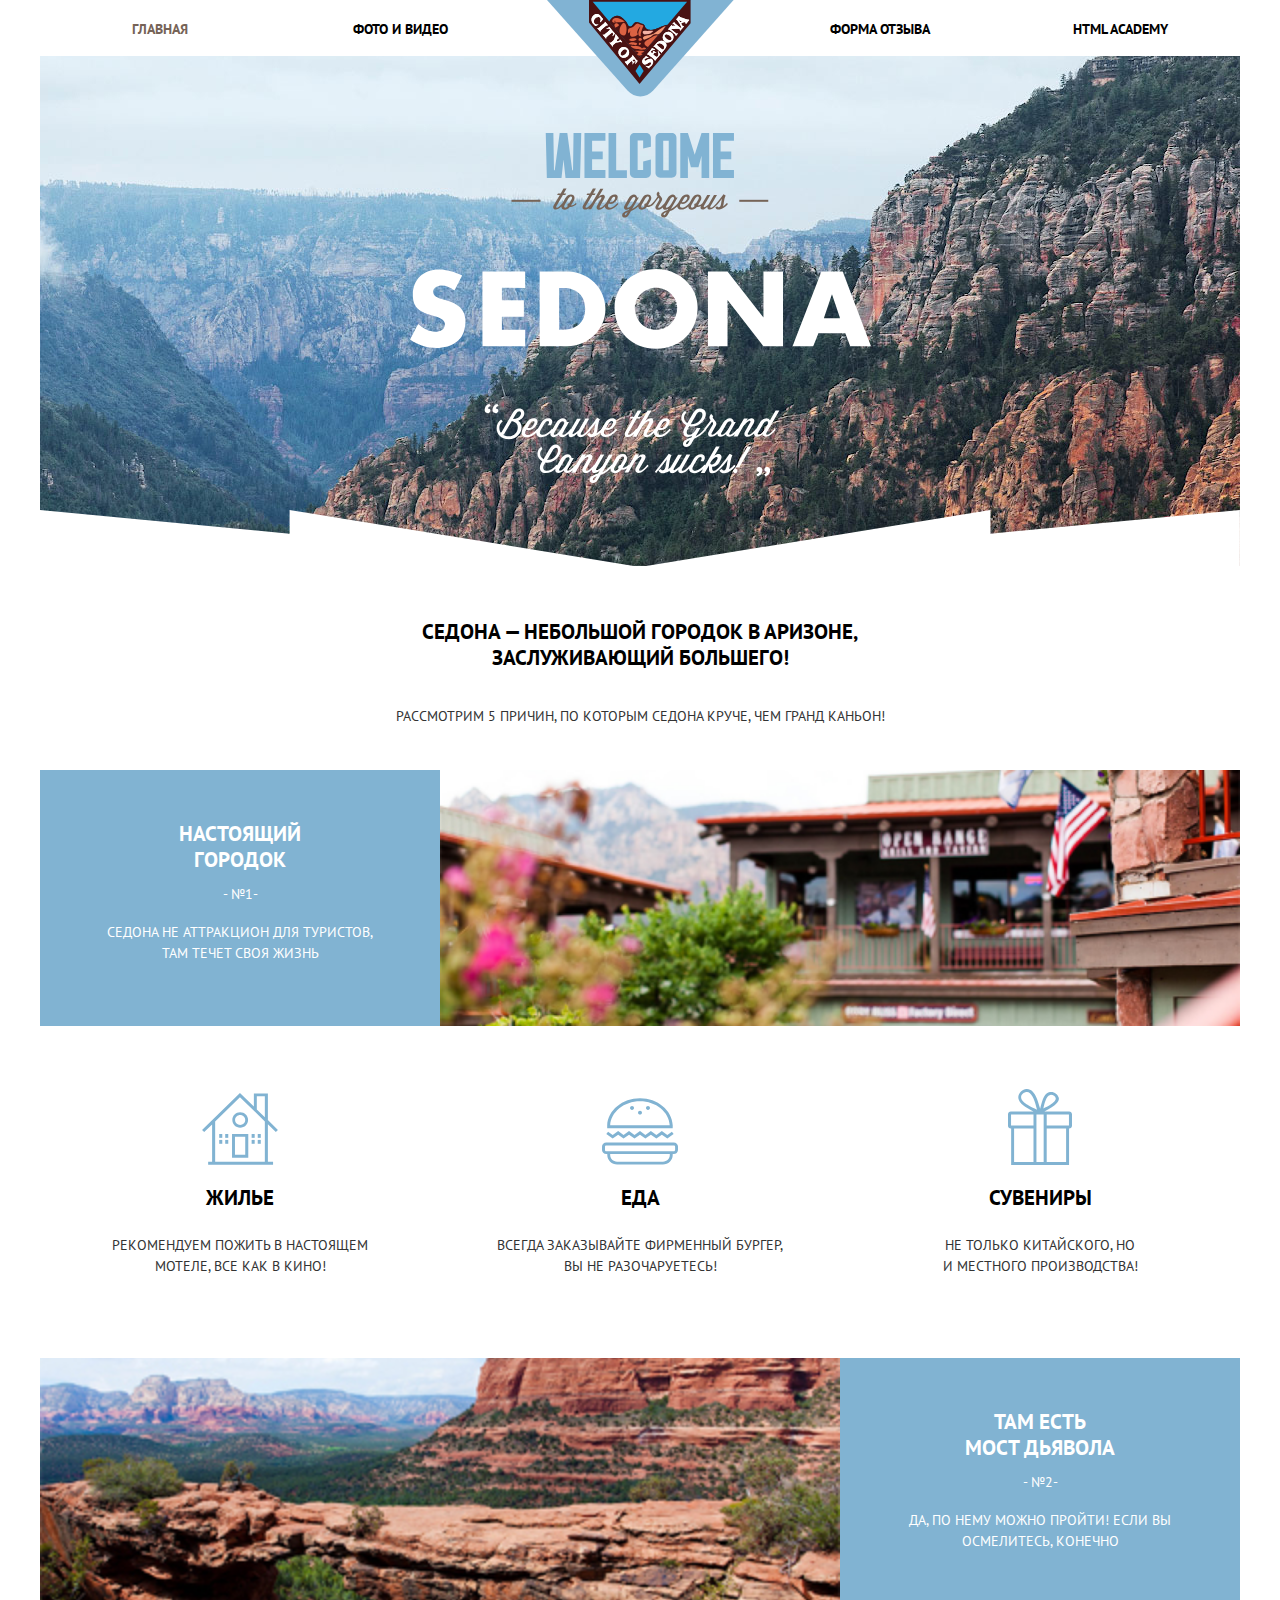
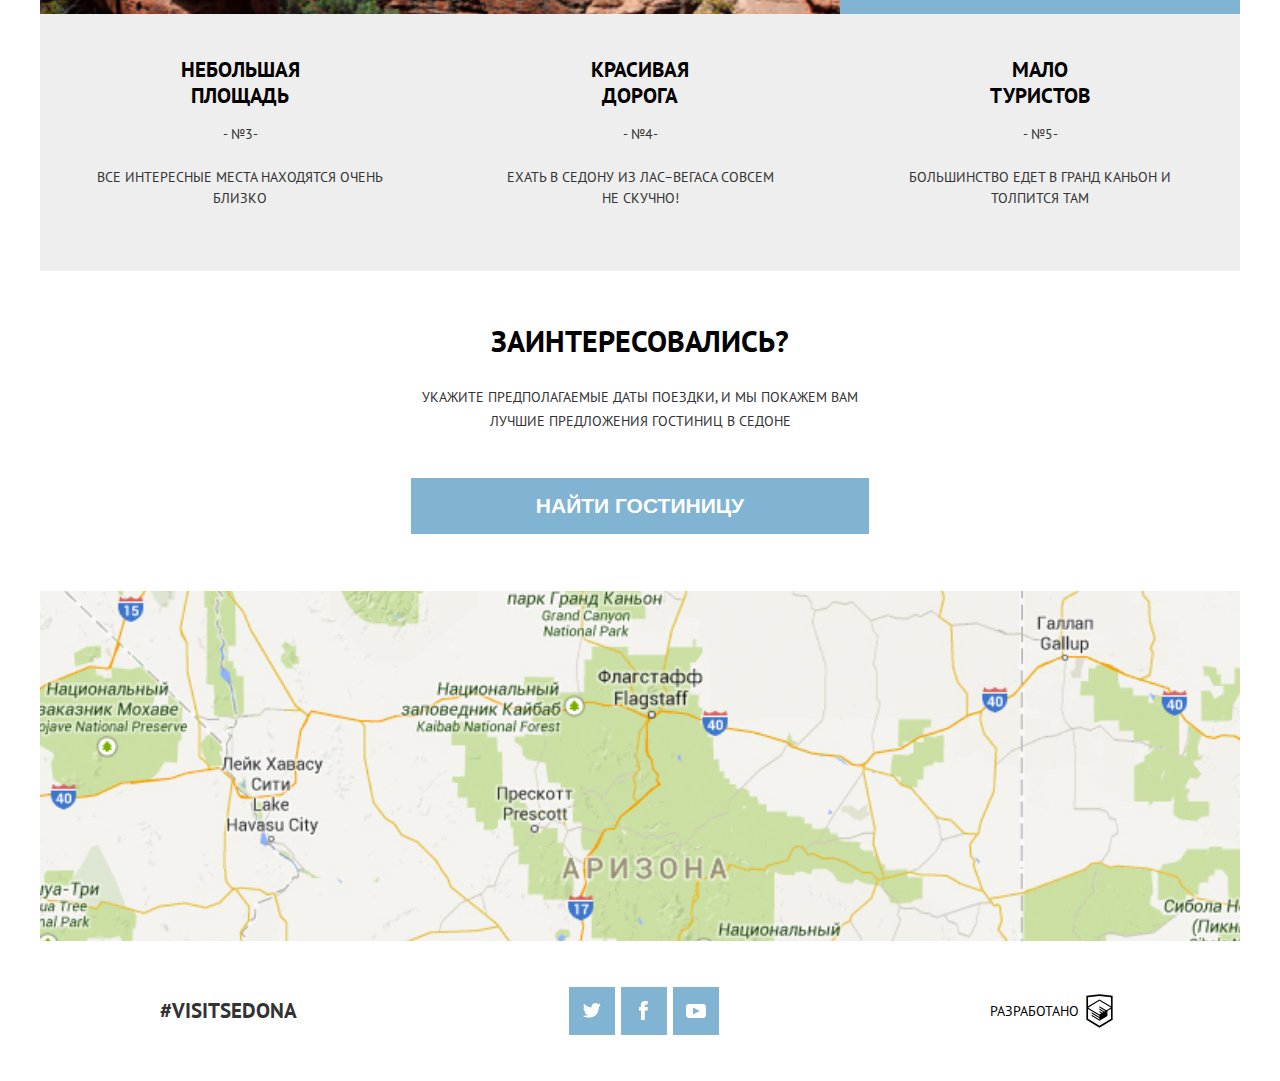
<file: index.html>
<!DOCTYPE html>
<html class="page" lang="en">
<head>
  <meta charset="UTF-8">
  <meta http-equiv="X-UA-Compatible" content="IE=edge">
  <meta name="viewport" content="width=device-width, initial-scale=1.0">
  <title>HTML Academy: Проект Sedona</title>
  <link rel="stylesheet" href="css/style.css">
</head>

<body class="page-body">
  <header class="page-header">
    <nav class="main-nav main-nav no-js">

      <button class="main-nav__button main-nav__button--close" type="button" aria-label="Меню"></button>

      <ul class="main-nav__list clear-list">

        <li class="main-nav__item">
          <a class="main-nav__link main-nav__link--current">
            Главная
          </a>
        </li>

        <li class="main-nav__item">
          <a class="main-nav__link" href="photos.html">
            Фото и видео
          </a>
        </li>

        <li class="main-nav__item">
          <a class="main-nav__link" href="form.html">
            Форма отзыва
          </a>
        </li>
        <li class="main-nav__item">
          <a class="main-nav__link" href="https://htmlacademy.ru/">
            HTML ACADEMY
          </a>
        </li>

      </ul>

    </nav>

    <a class="page-header__link">
      <img class="page-header__logo" src="img/logo.svg" alt="Логотип города Седона" height="84" width="102">
    </a>

    <div class="page-header__image">
      <img  width="461" height="350" src="img/text-index.svg" alt="Добро пожаловать в гордую Седону">
    </div>

  </header>

  <main class="page-body">
    <h1 class="visually-hidden">Городок Седона</h1>

    <section class="page-body__description description description--triangle">
      <h2 class="description__title title">
        Седона — небольшой городок в аризоне, заслуживающий большего!
      </h2>
      <p class="description__text">
        Рассмотрим 5 причин, по которым Седона круче, чем гранд каньон!
      </p>
    </section>

    <section class="advantages">

      <h2 class="visually-hidden">Список причин</h2>

      <ol class="advantages__list clear-list">

        <li class="advantages__item advantage advantage--pic">
          <div class="advantage__description">
            <h3 class="advantage__title title">Настоящий <br> городок</h3>
            <p class="advantage__order-number">1</p>
            <p class="advantage__text">
              Седона не аттракцион для туристов, <br> там течет своя жизнь
            </p>
          </div>

          <img class="advantage__image" src="img/sedona-town.png" alt="Зеленое здание на фоне гор и с флагами в правом верхнем углу фото и зеленым кустом в нижнем левом углу фото"  width="520" height="260">
        </li>

        <li>
          <ul class="advantages__wrapper clear-list">

            <li class="advantage advantages__item-with-icon advantages__item-with-icon--motels">
              <p class="advantage__title title">Жилье</p>
              <p class="advantage__text">
                Рекомендуем пожить в настоящем мотеле, все как в кино!
              </p>
            </li>

            <li class="advantage advantages__item-with-icon advantages__item-with-icon--souvenirs">
              <p class="advantage__title title">Сувениры</p>
              <p class="advantage__text">
                Не только китайского, но <br> и местного производства!
              </p>
            </li>

            <li class="advantage advantages__item-with-icon advantages__item-with-icon--food">
              <p class="advantage__title title">Еда</p>
              <p class="advantage__text text">
                Всегда заказывайте фирменный бургер, <br> Вы не разочаруетесь!
              </p>
            </li>

          </ul>

        </li>

        <li class="advantages__item advantage advantage--invert-pic">

          <div class="advantage__description">
            <h3 class="advantage__title title">
              Там есть <br> мост&nbsp;дьявола
            </h3>
            <p class="advantage__order-number">2</p>
            <p class="advantage__text">
              Да, по нему можно пройти! Если вы осмелитесь, конечно
            </p>
          </div>

          <img class="advantage__image" src="img/devils_bridge.jpg" alt="Скалы насьщеннного красного цвета, с глубоким провалом вниз" width="520" height="260" >
        </li>

        <li>
          <ul class="clear-list advantages__wrapper advantages__wrapper--background">

            <li class="advantages__item advantage advantage--border-bottom">
              <div class="advantage__description">
                <h3 class="advantage__title title">
                  Небольшая площадь
                </h3>
                <p class="advantage__order-number">3</p>
                <p class="advantage__text">
                  Все интересные места находятся очень близко
                </p>
              </div>
            </li>

            <li class="advantages__item advantage advantage--border-bottom">
              <div class="advantage__description">
                <h3 class="advantage__title title">
                  Красивая дорога
                </h3>
                <p class="advantage__order-number">4</p>
                <p class="advantage__text">
                  Ехать в Седону из Лас&ndash;Вегаса совсем не&nbsp;скучно!
                </p>
              </div>
            </li>

            <li class="advantages__item advantage advantage--border-bottom">
              <div class="advantage__description">
                <h3 class="advantage__title title">
                  Мало туристов
                </h3>
                <p class="advantage__order-number">5</p>
                <p class="advantage__text">
                  Большинство едет в гранд каньон и толпится там
                </p>
              </div>
            </li>

          </ul>

        </li>

      </ol>

    </section>

    <section class="page-body__find-hotel find-hotel">
      <h2 class="find-hotel__title">
        Заинтересовались?
      </h2>
      <p class="find-hotel__text">
        Укажите предполагаемые даты поездки, и мы покажем вам лучшие предложения гостиниц в Cедоне
      </p>
      <button class="button" type="button" aria-label="Найти гостиницу">Найти гостиницу</button>
    </section>

    <section class="map">
      <h2 class="visually-hidden">Проложить маршрут </h2>
      <img src="img/map.jpg" alt="Седона - город в Штате Аризона" width="768" height="350">
    </section>

  </main>

  <footer class="page-footer">

    <p class="page-footer__hashtag">#visitSEDONA</p>

    <div class="page-footer__socials social">

      <h2 class="visually-hidden">Давай дружить!</h2>

      <ul class="social__list clear-list">

        <li class="social__item social__item--twitter">
          <a class="social__link " href="#" aria-label="Следуй за нами в Твиттер"></a>
        </li>

        <li class="social__item social__item--facebook">
          <a class="social__link" href="#" aria-label="Следуй за нами на фейсбук"></a>
        </li>

        <li class="social__item social__item--youtube">
          <a class="social__link " href="#" aria-label="Следуй за нами на ютуб"></a>
        </li>

      </ul>

    </div>

    <div class="page-footer__copyright">
      <a class="page-footer__link" href="https://htmlacademy.ru/">
        <p>Разработано</p>
        <svg class="page-footer__icon" width="27" height="34" xmlns="http://www.w3.org/2000/svg" viewBox="0 0 60 60">
          <path fill="$basic-title" d="M30.2 5h-.2l-19.7 2.1v36.2l19.7 11.7 19.7-11.7v-36.2l-19.5-2.1zm17 36.8l-17.2 10.2-17.2-10.2v-14.8l17.1 10.2v1.8l-11.7-7v1.8l11.8 7.1v1.9l-11.8-7v1.8l11.8 7 11.9-7.1v-7.6l5.3-3.2v15.1zm-.1-17l-4.7 2.8-2.2 1.3-10.3-6.1v1.8l8.8 5.3h-.1l-.2.1-1.3.7-7.3-4.3v1.8l5.8 3.4-1.4.9-4.3-2.6v1.8l2.9 1.7-2.9 1.7-17-10.1 17-10.2 17.2 10zm.1-1.8l-17.3-10.2-17.1 10.2v-13.6l17.2-1.8 17.2 1.8v13.6z"/>
        </svg>
      </a>
    </div>

  </footer>

  <script src="js/main-nav.js"></script>
</body>

</html>
</file>
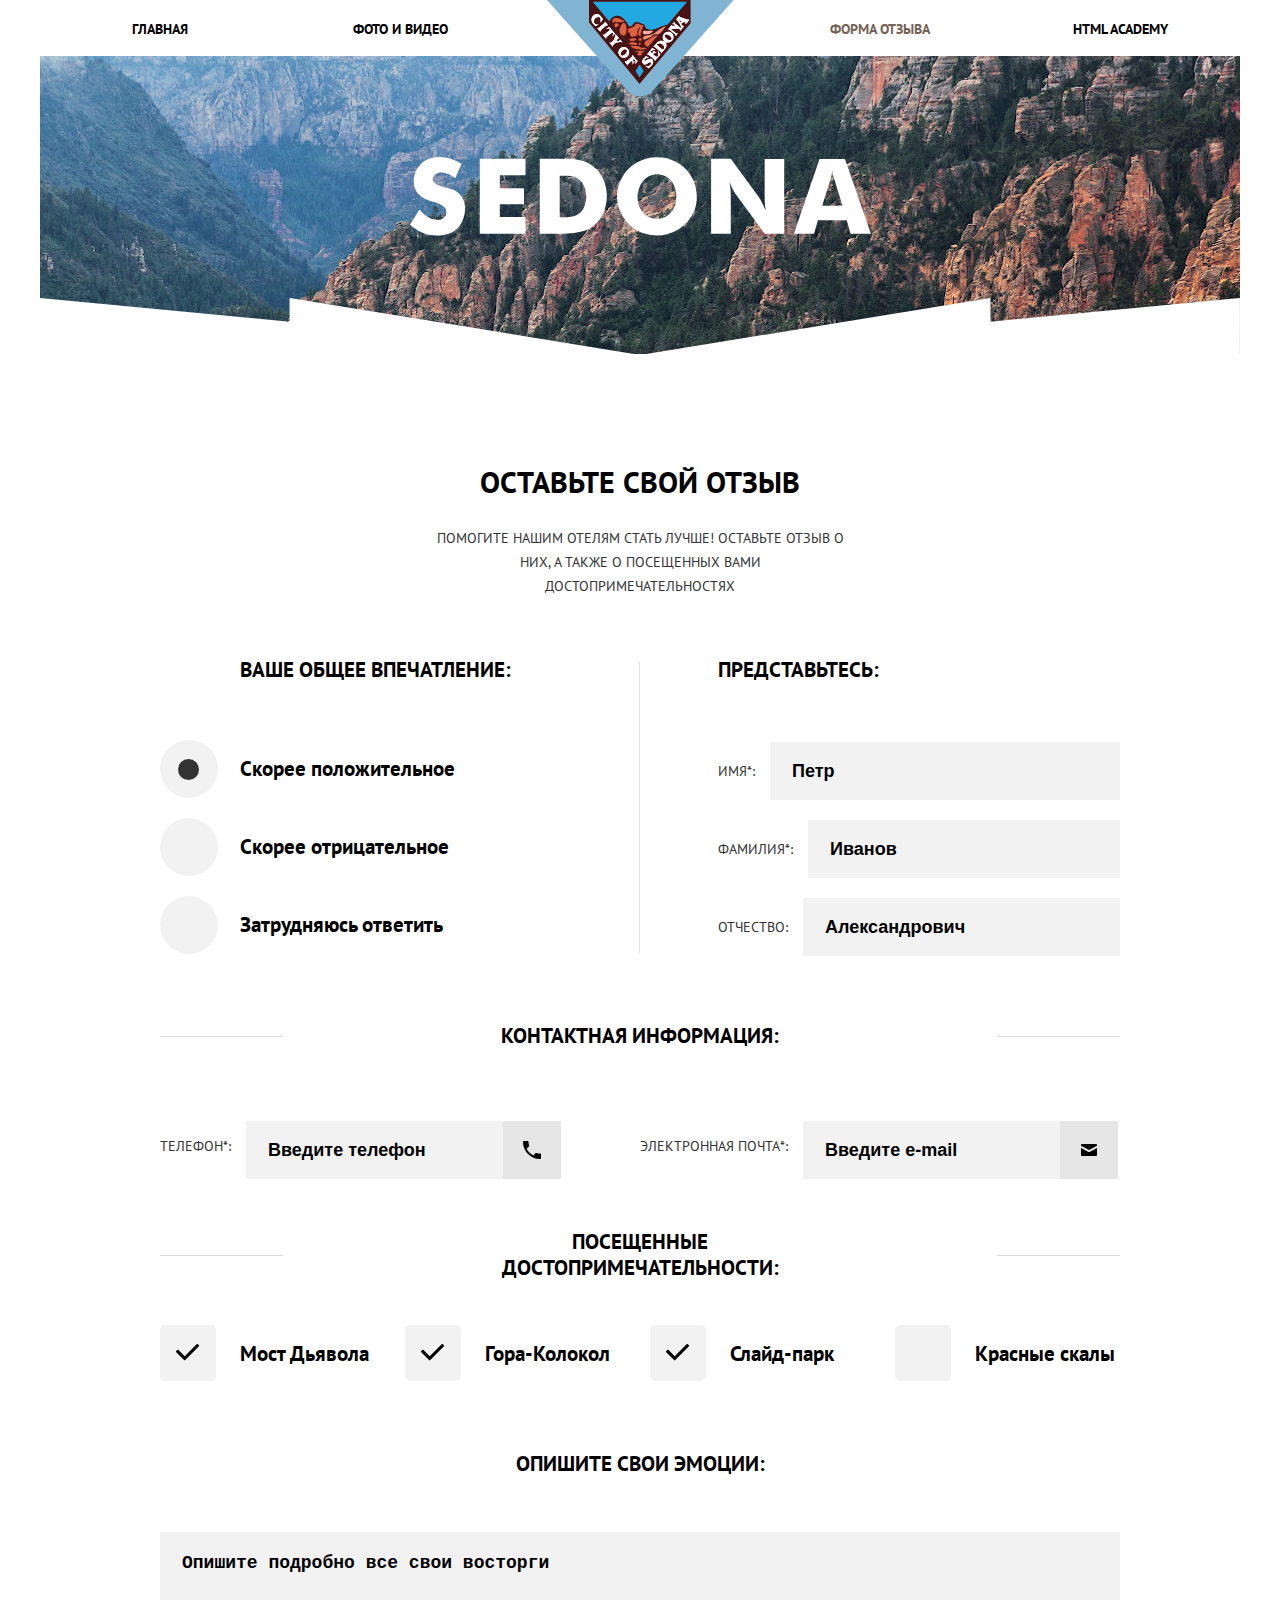
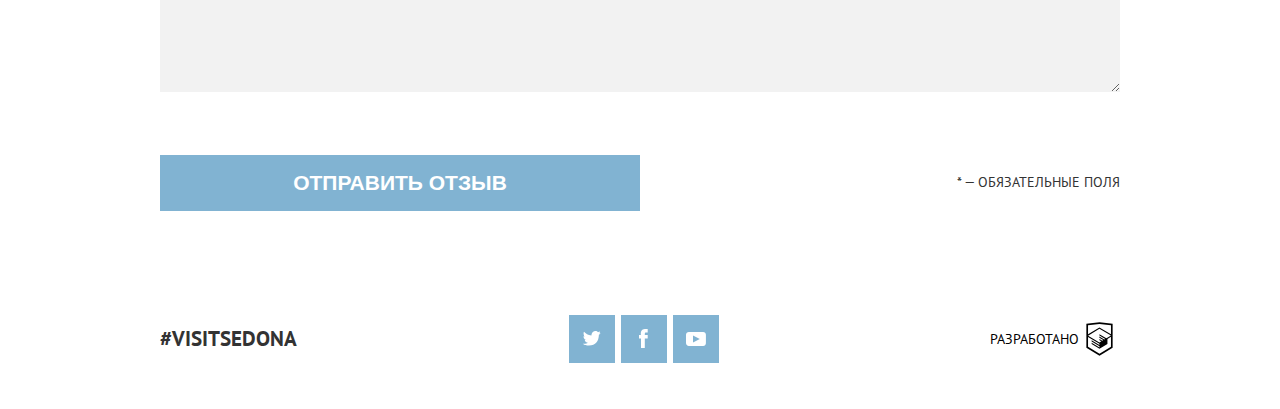
<file: form.html>
<!DOCTYPE html>
<html class="page form-page" lang="en">
<head>
  <meta charset="UTF-8">
  <meta http-equiv="X-UA-Compatible" content="IE=edge">
  <meta name="viewport" content="width=device-width, initial-scale=1.0">
  <link rel="stylesheet" href="css/style.css">
  <title>HTML Academy: Проект Sedona</title>
</head>
<body class="page-body">
  <header class="page-header">
    <nav class="main-nav main-nav no-js">

      <button class="main-nav__button main-nav__button--close" type="button" aria-label="Меню"></button>

      <ul class="main-nav__list clear-list">

        <li class="main-nav__item">
          <a class="main-nav__link" class="main-nav__link"  href="index.html">
            Главная
          </a>
        </li>

        <li class="main-nav__item">
          <a class="main-nav__link" href="photos.html">
            Фото и видео
          </a>
        </li>

        <li class="main-nav__item">
          <a class="main-nav__link main-nav__link--current">
            Форма отзыва
          </a>
        </li>
        <li class="main-nav__item">
          <a class="main-nav__link" href="https://htmlacademy.ru/">
            HTML ACADEMY
          </a>
        </li>

      </ul>

    </nav>

    <a class="page-header__link" href="index.html">
      <img class="page-header__logo" src="img/logo.svg" alt="Логотип города Седона" height="84" width="102">
    </a>

    <div class="page-header__image page-header__image--inner-page">
      <img  width="229" height="39" src="img/text-sedona.svg" alt="Текстовый логотип с надписью Седона на английском языке">
    </div>

  </header>

  <main class="page-body form-page__body">
    <h1 class="visually-hidden">
      Поделись впечатлением о городе Седона
    </h1>

    <section class="form-page__description description">
      <h2 class="description__title title">
        Оставьте свой отзыв
      </h2>
      <p class="description__text">
        Помогите нашим отелям стать лучше! Оставьте отзыв о них, а также о посещенных вами достопримечательностях
      </p>
    </section>

    <section class="page-form">
      <h2 class="visually-hidden">
        Форма для написания отзывы
      </h2>

      <form class="feedback-form" action="https://echo.htmlacademy.ru" method="post">

        <fieldset class="feedback-form__fieldset fieldset feedback-form__fieldset--name">
          <legend class="feedback-form__legend title">Представьтесь:</legend>

          <div class="feedback-form__item">
            <label class="feedback-form__label" for="name">Имя*</label>
            <input class="input" id="name" type="text" placeholder="Петр" required>
          </div>

          <div class="feedback-form__item">
            <label class="feedback-form__label" for="surname">Фамилия*</label>
            <input class="input" id="surname" type="text" placeholder="Иванов" required>
          </div>

          <div class="feedback-form__item">
            <label class="feedback-form__label" for="patronymic">Отчество</label>
            <input class="input" id="patronymic" type="text" placeholder="Александрович">
          </div>

        </fieldset>

        <fieldset class="feedback-form__fieldset fieldset feedback-form__fieldset--contacts">
          <legend class="feedback-form__legend title">Контактная информация:</legend>

          <div class="feedback-form__item">
            <label class="feedback-form__label" for="tel"><div class="feedback-form__label--tel" >Контактный </div>телефон*</label>
            <div class="feedback-form__input-tel">
              <input class="input" id="tel" type="tel" placeholder="Введите телефон" required>
            </div>
          </div>

          <div class="feedback-form__item">
            <label class="feedback-form__label" for="e-mail">Электронная почта*</label>
            <div class="feedback-form__input-mail">
              <input class="input" id="e-mail" type="email" placeholder="Введите e-mail" required>
            </div>
          </div>

        </fieldset>

        <fieldset class="feedback-form__fieldset fieldset feedback-form__fieldset--impression">
          <legend class="feedback-form__legend title">Ваше общее впечатление:</legend>

          <ul class="feedback-form__list clear-list">

            <li class="radio">
              <input class="radio__input visually-hidden" type="radio" name="impression" id="rather-positive" value="Скорее положительное" checked>

              <label class="radio__label title" for="rather-positive">
                Скорее положительное
              </label>
            </li>

            <li class="radio">
              <input class="radio__input visually-hidden" type="radio" name="impression" id="rather-negative" value="Скорее отрицательное">

              <label class="radio__label title" for="rather-negative">
                Скорее отрицательное
              </label>
            </li>

            <li class="radio">
              <input class="radio__input visually-hidden" type="radio" name="impression" id="difficult-to-answer" value="Затрудняюсь ответить">

              <label class="radio__label title" for="difficult-to-answer">
                Затрудняюсь ответить
              </label>
            </li>

          </ul>

        </fieldset>

        <fieldset class="feedback-form__fieldset fieldset feedback-form__fieldset--attraction">
          <legend class="feedback-form__legend title">Посещенные<br>достопримечательности:</legend>

          <ul class=" feedback-form__list feedback-form__list--attraction clear-list">
            <li class="checkbox">
              <input class="checkbox__input visually-hidden" type="checkbox" name="attraction" id="devils-bridge" value="Мост Дьявола" checked>

              <label class="checkbox__label title" for="devils-bridge">
                Мост Дьявола
              </label>
            </li>

            <li class="checkbox">
              <input class="checkbox__input visually-hidden" type="checkbox" name="attraction" id="mount-bell" value="Гора-Колокол" checked>

              <label class="checkbox__label title" for="mount-bell">
                Гора-Колокол
              </label>
            </li>

            <li class="checkbox">
              <input class="checkbox__input visually-hidden" type="checkbox" name="attraction" id="slide-park" value="Слайд-парк" checked>

              <label class="checkbox__label title" for="slide-park">
                Слайд-парк
              </label>
            </li>

            <li class="checkbox">
              <input class="checkbox__input visually-hidden" type="checkbox" name="attraction" id="red-rocks" value="Красные скалы">

              <label class="checkbox__label title" for="red-rocks">
                Красные скалы
              </label>
            </li>

          </ul>
        </fieldset>

        <div class="feedback-form__item feedback-form__item--emotions">
          <p class="feedback-form__legend title">Опишите свои эмоции:</p>
          <label class="visually-hidden" for="delight">Опишите свои эмоции</label>
          <textarea class="input input--text" id="delight" cols="30" rows="10" placeholder="Опишите подробно все свои восторги"></textarea>
        </div>

        <button class="button feedback-form__button" type="submit" aria-label="Отправить отзыв">
          Отправить отзыв
        </button>

        <p class="feedback-form__comment">
          * — обязательные поля
        </p>

      </form>

    </section>
    <div class="popup popup--failure">
      <section class="description">
        <p class="description__title title">
          Что-то пошло не так!
        </p>
        <p class="description__text">
          Проверьте поля, выделенные красным, скорее всего вы забыли их заполнить
        </p>
      </section>
      <button class="button popup__button" type="button">Ok</button>
    </div>

    <div class="popup  popup--success">
      <section class="description">
        <p class="description__title title">
          Ваш отзыв отправлен!
        </p>
        <p class="description__text">
          Спасибо за ваше участие, ваш отзыв уже поступил к нам. В ближайшее время мы опубликуем его на сайте.
        </p>
      </section>
      <button class="button popup__button" type="button">Закрыть окно</button>
    </div>

  </main>

  <footer class="page-footer">

    <p class="page-footer__hashtag">#visitSEDONA</p>

    <div class="page-footer__socials social">

      <h2 class="visually-hidden">Давай дружить!</h2>

      <ul class="social__list clear-list">

        <li class="social__item social__item--twitter">
          <a class="social__link " href="#" aria-label="Следуй за нами в Твиттер"></a>
        </li>

        <li class="social__item social__item--facebook">
          <a class="social__link" href="#" aria-label="Следуй за нами на фейсбук"></a>
        </li>

        <li class="social__item social__item--youtube">
          <a class="social__link " href="#" aria-label="Следуй за нами на ютуб"></a>
        </li>

      </ul>

    </div>

    <div class="page-footer__copyright">
      <a class="page-footer__link" href="https://htmlacademy.ru/">
        <p>Разработано</p>
        <svg class="page-footer__icon" width="27" height="34" xmlns="http://www.w3.org/2000/svg" viewBox="0 0 60 60">
          <path fill="$basic-title" d="M30.2 5h-.2l-19.7 2.1v36.2l19.7 11.7 19.7-11.7v-36.2l-19.5-2.1zm17 36.8l-17.2 10.2-17.2-10.2v-14.8l17.1 10.2v1.8l-11.7-7v1.8l11.8 7.1v1.9l-11.8-7v1.8l11.8 7 11.9-7.1v-7.6l5.3-3.2v15.1zm-.1-17l-4.7 2.8-2.2 1.3-10.3-6.1v1.8l8.8 5.3h-.1l-.2.1-1.3.7-7.3-4.3v1.8l5.8 3.4-1.4.9-4.3-2.6v1.8l2.9 1.7-2.9 1.7-17-10.1 17-10.2 17.2 10zm.1-1.8l-17.3-10.2-17.1 10.2v-13.6l17.2-1.8 17.2 1.8v13.6z"/>
        </svg>
      </a>
    </div>

  </footer>

  <script src="js/main-nav.js"></script>
  <script src="js/form.js"></script>

</body>
</html>
</file>
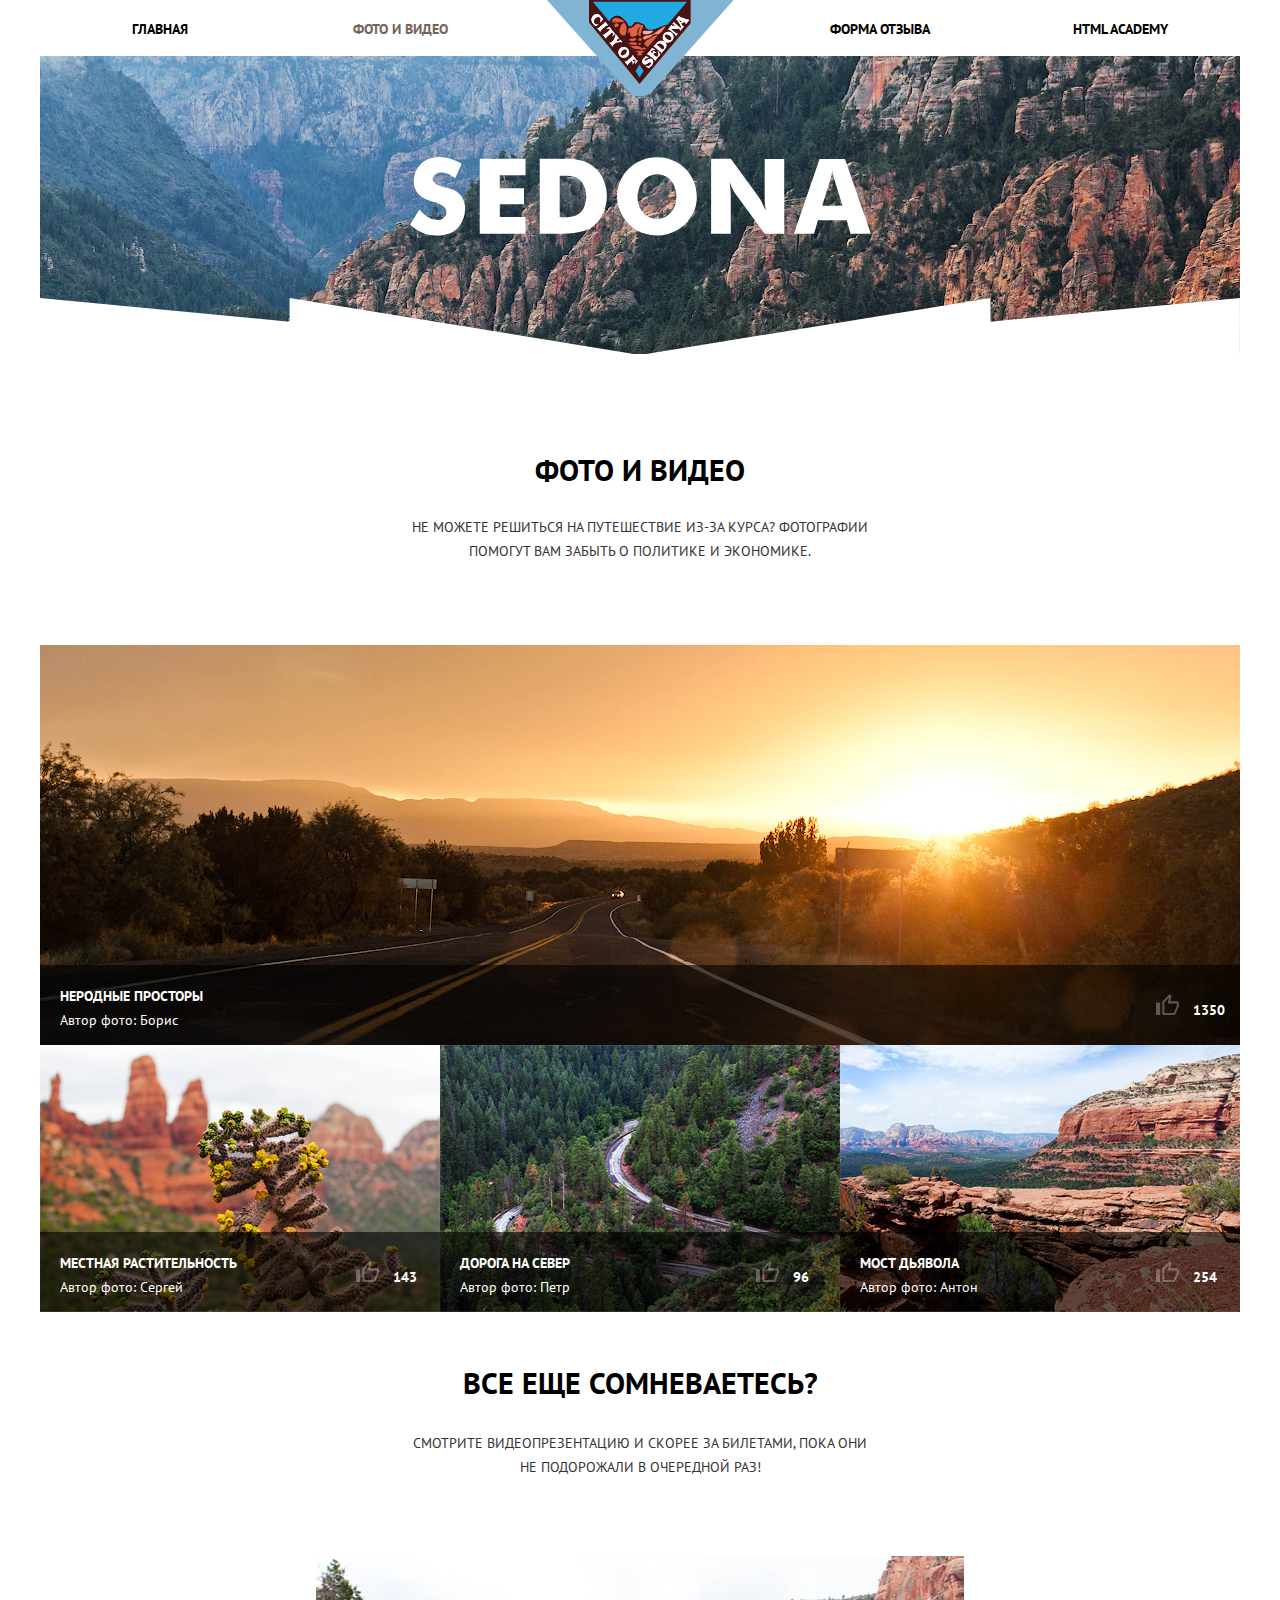
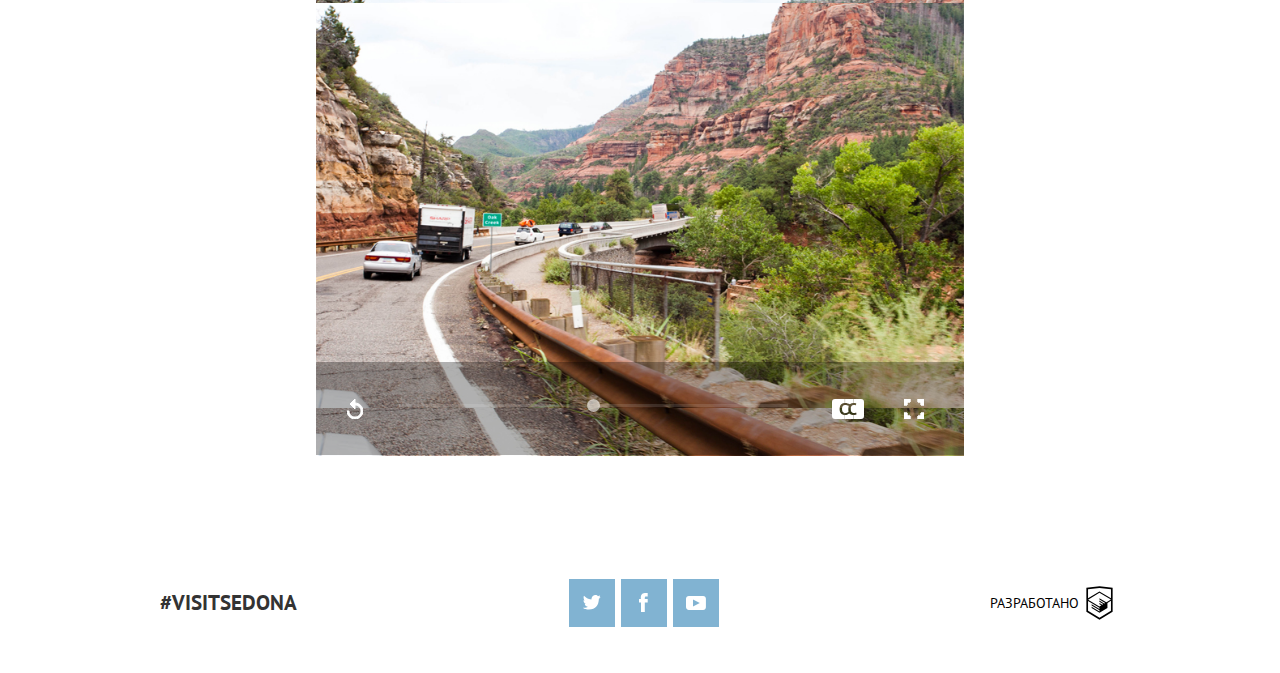
<file: photos.html>
<!DOCTYPE html>
<html class="page photos-page" lang="en">
<head>
  <meta charset="UTF-8">
  <meta http-equiv="X-UA-Compatible" content="IE=edge">
  <meta name="viewport" content="width=device-width, initial-scale=1.0">
  <link rel="stylesheet" href="css/style.css">
  <title>HTML Academy: Проект Sedona</title>
</head>
<body class="page-body">

  <header class="page-header">
    <nav class="main-nav main-nav no-js">

      <button class="main-nav__button main-nav__button--close" type="button" aria-label="Меню"></button>

      <ul class="main-nav__list clear-list">

        <li class="main-nav__item">
          <a class="main-nav__link" class="main-nav__link"  href="index.html">
            Главная
          </a>
        </li>

        <li class="main-nav__item">
          <a class="main-nav__link main-nav__link--current">
            Фото и видео
          </a>
        </li>

        <li class="main-nav__item">
          <a class="main-nav__link" href="form.html">
            Форма отзыва
          </a>
        </li>
        <li class="main-nav__item">
          <a class="main-nav__link" href="https://htmlacademy.ru/">
            HTML ACADEMY
          </a>
        </li>

      </ul>

    </nav>

    <a class="page-header__link" href="index.html">
      <img class="page-header__logo" src="img/logo.svg" alt="Логотип города Седона" height="84" width="102">
    </a>

    <div class="page-header__image page-header__image--inner-page">
      <img  width="229" height="39" src="img/text-sedona.svg" alt="Текстовый логотип с надписью Седона на английском языке">
    </div>

  </header>

  <main class="page-body">
    <h1 class="visually-hidden">Коллекция фото и видео из городка Седона</h1>

    <section class="description photos-page__description">
      <h2 class="description__title title">
        Фото и видео
      </h2>
      <p class="description__text">
        Не можете решиться на путешествие из-за курса? Фотографии помогут вам забыть о политике и экономике.
      </p>
    </section>

    <section class="gallery">
      <section class="gallery__item photo">
        <div class="photo__description">
          <div>
            <p class="photo__title">неродные просторы</p>
            <p class="photo__author">Борис</p>
          </div>
          <p class="photo__likes">1350</p>
        </div>
        <img class="photo__image photo__image--big" src="img/landscape.jpg" alt="Асфальтированная дорога уходящая вдаль" width="1200" height="400">
      </section>

      <section class="gallery__item photo">
        <div class="photo__description">
          <div>
            <p class="photo__title">Местная растительность</p>
            <p class="photo__author">Сергей</p>
          </div>
          <p class="photo__likes">143</p>
        </div>
        <img class="photo__image" src="img/flora.jpg" alt="Колючее растение с желтыми цветами на фоне красных скал" width="400" height="267">
      </section>

      <section class="gallery__item photo">
        <div class="photo__description">
          <div>
            <p class="photo__title">Дорога на север</p>
            <p class="photo__author">Петр</p>
          </div>
          <p class="photo__likes">96</p>
        </div>
        <img class="photo__image" src="img/road.jpg" alt="Горный серпантин в окружении зеленых деревьев" width="400" height="267">
      </section>

      <section class="gallery__item photo">
        <div class="photo__description">
          <div>
            <p class="photo__title">Мост дьявола</p>
            <p class="photo__author">Антон</p>
          </div>
          <p class="photo__likes">254</p>
        </div>
        <img class="photo__image" src="img/devils_bridge.jpg" alt="Достопримечательность Мост Дьявола - Красные скалы с глубоким провалом " width="400" height="267">
      </section>
    </section>

    <section class="page-body__video video">
      <div class="description video__title">
        <h2 class="description__title title">Все еще сомневаетесь?</h2>
        <p class="description__text">
          Смотрите видеопрезентацию и скорее за билетами, пока они не подорожали в очередной раз!
        </p>
      </div>

      <section class="video-wrapper">
        <video class="video__block" src="" width="800" height="500" poster="img/video.jpg" autoplay loop muted></video>
        <div class="video__controls">

          <div class="video__volume">
            <label aria-label="Таймлайн - шкала проигрывания видео">
              <input class="control control--volume" type="range" name="volume" >
            </label>
          </div>

          <button class="control control--reset"  type="button" aria-label="Проиграть видео заново">
            <svg width="16" height="20" viewBox="0 0 16 20" fill="none" xmlns="http://www.w3.org/2000/svg">
            <path d="M8 4V0L3 5L8 10V6C11.3 6 14 8.7 14 12C14 15.3 11.3 18 8 18C4.7 18 2 15.3 2 12H0C0 16.4 3.6 20 8 20C12.4 20 16 16.4 16 12C16 7.6 12.4 4 8 4Z" fill="#5C6870"/>
            </svg>
          </button>

          <button class="control control--subtitle" type="button" aria-label="Субтитры">
            <svg width="32" height="20" viewBox="0 0 32 20" fill="none" xmlns="http://www.w3.org/2000/svg">
              <path d="M14.7922 17.8612L14.9723 17.8251L15.1428 17.757C15.2606 17.7098 15.3426 17.6828 15.4629 17.6431C15.5496 17.6145 15.6563 17.5793 15.8107 17.5252C16.1144 17.4189 16.51 17.2664 16.929 17.015L17.2449 16.8255C17.7024 17.1413 18.2234 17.416 18.7675 17.5974C19.6053 17.8766 20.5239 18 21.4 18H12.9539C13.4789 17.999 14.1656 17.9865 14.7922 17.8612ZM22.9906 11.8359C22.9478 11.8644 22.8983 11.8903 22.6598 11.9716C22.5452 11.9922 22.3707 12 21.9 12C21.6404 12 21.4602 11.944 21.3944 11.9111C21.375 11.9014 21.3329 11.8771 21.2544 11.8107C21.1895 11.7558 21.1227 11.6926 21.0288 11.5998C20.9282 11.4491 20.8872 11.3379 20.8612 11.2078C20.7593 10.6987 20.7 10.3778 20.7 10C20.7 8.82128 20.9013 8.43838 21.0185 8.30158C21.2203 8.06619 21.3552 8 21.7 8H21.7029H21.7059H21.7088H21.7117H21.7146H21.7175H21.7205H21.7234H21.7263H21.7292H21.7321H21.735H21.7379H21.7408H21.7437H21.7466H21.7495H21.7524H21.7553H21.7581H21.761H21.7639H21.7668H21.7697H21.7725H21.7754H21.7783H21.7812H21.784H21.7869H21.7897H21.7926H21.7955H21.7983H21.8012H21.804H21.8069H21.8097H21.8126H21.8154H21.8182H21.8211H21.8239H21.8268H21.8296H21.8324H21.8352H21.8381H21.8409H21.8437H21.8465H21.8494H21.8522H21.855H21.8578H21.8606H21.8634H21.8662H21.869H21.8718H21.8746H21.8774H21.8802H21.883H21.8858H21.8886H21.8914H21.8942H21.8969H21.8997H21.9025H21.9053H21.9081H21.9108H21.9136H21.9164H21.9191H21.9219H21.9247H21.9274H21.9302H21.933H21.9357H21.9385H21.9412H21.944H21.9467H21.9495H21.9522H21.9549H21.9577H21.9604H21.9632H21.9659H21.9686H21.9714H21.9741H21.9768H21.9795H21.9823H21.985H21.9877H21.9904H21.9931H21.9959H21.9986H22.0013H22.004H22.0067H22.0094H22.0121H22.0148H22.0175H22.0202H22.0229H22.0256H22.0283H22.031H22.0337H22.0364H22.0391H22.0417H22.0444H22.0471H22.0498H22.0525H22.0551H22.0578H22.0605H22.0632H22.0658H22.0685H22.0712H22.0738H22.0765H22.0791H22.0818H22.0845H22.0871H22.0898H22.0924H22.0951H22.0977H22.1004H22.103H22.1057H22.1083H22.1109H22.1136H22.1162H22.1189H22.1215H22.1241H22.1268H22.1294H22.132H22.1346H22.1373H22.1399H22.1425H22.1451H22.1477H22.1504H22.153H22.1556H22.1582H22.1608H22.1634H22.166H22.1686H22.1712H22.1738H22.1764H22.179H22.1816H22.1842H22.1868H22.1894H22.192H22.1946H22.1972H22.1998H22.2024H22.205H22.2075H22.2101H22.2127H22.2153H22.2179H22.2204H22.223H22.2256H22.2282H22.2307H22.2333H22.2359H22.2384H22.241H22.2436H22.2461H22.2487H22.2512H22.2538H22.2564H22.2589H22.2615H22.264H22.2666H22.2691H22.2717H22.2742H22.2768H22.2793H22.2818H22.2844H22.2869H22.2895H22.292H22.2945H22.2971H22.2996H22.3021H22.3047H22.3072H22.3097H22.3123H22.3148H22.3173H22.3198H22.3224H22.3249H22.3274H22.3299H22.3324H22.3349H22.3375H22.34H22.3425H22.345H22.3475H22.35H22.3525H22.355H22.3575H22.36H22.3625H22.365H22.3675H22.37H22.3725H22.375H22.3775H22.38H22.3825H22.385H22.3875H22.39H22.3925H22.395H22.3975H22.3999H22.4024H22.4049H22.4074H22.4099H22.4123H22.4148H22.4173H22.4198H22.4223H22.4247H22.4272H22.4297H22.4321H22.4346H22.4371H22.4396H22.442H22.4445H22.4469H22.4494H22.4519H22.4543H22.4568H22.4593H22.4617H22.4642H22.4666H22.4691H22.4715H22.474H22.4764H22.4789H22.4813H22.4838H22.4862H22.4887H22.4911H22.4936H22.496H22.4985H22.5009H22.5034H22.5058H22.5082H22.5107H22.5131H22.5156H22.518H22.5204H22.5229H22.5253H22.5277H22.5302H22.5326H22.535H22.5374H22.5399H22.5423H22.5447H22.5472H22.5496H22.552H22.5544H22.5568H22.5593H22.5617H22.5641H22.5665H22.5689H22.5714H22.5738H22.5762H22.5786H22.581H22.5834H22.5859H22.5883H22.5907H22.5931H22.5955H22.5979H22.6003H22.6027H22.6051H22.6075H22.6099H22.6123H22.6147H22.6171H22.6195H22.6219H22.6243H22.6267H22.6291H22.6315H22.6339H22.6363H22.6387H22.6411H22.6435H22.6459H22.6483H22.6507H22.6531H22.6555H22.6579H22.6603H22.6627H22.6651H22.6674H22.6698H22.6722H22.6746H22.6754L22.8175 8.04737L23.2675 8.19737L25.3951 8.90655L25.8571 6.71202L26.2571 4.81202L26.6245 3.06666L24.9325 2.50263L24.9311 2.50217C24.6073 2.39423 24.2143 2.26326 23.5922 2.13884C22.9622 2.01283 22.3479 2.00089 21.7738 2H29C29.5954 2 30 2.40457 30 3V17C30 17.5954 29.5954 18 29 18H21.6539C22.1789 17.999 22.8656 17.9865 23.4922 17.8612L23.6723 17.8251L23.8428 17.757C23.9606 17.7098 24.0426 17.6828 24.1629 17.6431C24.2496 17.6145 24.3563 17.5793 24.5107 17.5252C24.8144 17.4189 25.21 17.2664 25.629 17.015L26.9345 16.2317L26.527 14.7647L26.027 12.9647L25.288 10.3043L22.9906 11.8359ZM17.6247 2.96671L16.2325 2.50263L16.231 2.50216C15.9072 2.39423 15.5143 2.26326 14.8922 2.13884C14.2622 2.01283 13.6479 2.00089 13.0738 2H21.5C20.7186 2 19.8767 2.12504 19.3078 2.23884L19.1857 2.26326L19.0675 2.30263C18.6124 2.45433 18.1157 2.66363 17.6247 2.96671ZM14.2906 11.8359C14.2478 11.8644 14.1983 11.8903 13.9598 11.9716C13.8452 11.9922 13.6707 12 13.2 12C12.9404 12 12.7602 11.944 12.6944 11.9111C12.675 11.9014 12.6329 11.8771 12.5544 11.8107C12.4895 11.7558 12.4227 11.6926 12.3288 11.5998C12.2282 11.4491 12.1872 11.3379 12.1612 11.2078C12.0593 10.6987 12 10.3778 12 10C12 8.82128 12.2013 8.43838 12.3185 8.30158C12.5203 8.06619 12.6552 8 13 8H13.0029H13.0059H13.0088H13.0117H13.0146H13.0175H13.0205H13.0234H13.0263H13.0292H13.0321H13.035H13.0379H13.0408H13.0437H13.0466H13.0495H13.0524H13.0553H13.0581H13.061H13.0639H13.0668H13.0697H13.0725H13.0754H13.0783H13.0812H13.084H13.0869H13.0897H13.0926H13.0955H13.0983H13.1012H13.104H13.1069H13.1097H13.1126H13.1154H13.1182H13.1211H13.1239H13.1268H13.1296H13.1324H13.1352H13.1381H13.1409H13.1437H13.1465H13.1494H13.1522H13.155H13.1578H13.1606H13.1634H13.1662H13.169H13.1718H13.1746H13.1774H13.1802H13.183H13.1858H13.1886H13.1914H13.1942H13.1969H13.1997H13.2025H13.2053H13.2081H13.2108H13.2136H13.2164H13.2191H13.2219H13.2247H13.2274H13.2302H13.233H13.2357H13.2385H13.2412H13.244H13.2467H13.2495H13.2522H13.2549H13.2577H13.2604H13.2632H13.2659H13.2686H13.2714H13.2741H13.2768H13.2795H13.2823H13.285H13.2877H13.2904H13.2931H13.2959H13.2986H13.3013H13.304H13.3067H13.3094H13.3121H13.3148H13.3175H13.3202H13.3229H13.3256H13.3283H13.331H13.3337H13.3364H13.3391H13.3417H13.3444H13.3471H13.3498H13.3525H13.3551H13.3578H13.3605H13.3632H13.3658H13.3685H13.3712H13.3738H13.3765H13.3791H13.3818H13.3845H13.3871H13.3898H13.3924H13.3951H13.3977H13.4004H13.403H13.4057H13.4083H13.4109H13.4136H13.4162H13.4189H13.4215H13.4241H13.4268H13.4294H13.432H13.4346H13.4373H13.4399H13.4425H13.4451H13.4477H13.4504H13.453H13.4556H13.4582H13.4608H13.4634H13.466H13.4686H13.4712H13.4738H13.4764H13.479H13.4816H13.4842H13.4868H13.4894H13.492H13.4946H13.4972H13.4998H13.5024H13.505H13.5075H13.5101H13.5127H13.5153H13.5179H13.5204H13.523H13.5256H13.5282H13.5307H13.5333H13.5359H13.5384H13.541H13.5436H13.5461H13.5487H13.5512H13.5538H13.5564H13.5589H13.5615H13.564H13.5666H13.5691H13.5717H13.5742H13.5768H13.5793H13.5818H13.5844H13.5869H13.5895H13.592H13.5945H13.5971H13.5996H13.6021H13.6047H13.6072H13.6097H13.6123H13.6148H13.6173H13.6198H13.6224H13.6249H13.6274H13.6299H13.6324H13.6349H13.6375H13.64H13.6425H13.645H13.6475H13.65H13.6525H13.655H13.6575H13.66H13.6625H13.665H13.6675H13.67H13.6725H13.675H13.6775H13.68H13.6825H13.685H13.6875H13.69H13.6925H13.695H13.6975H13.6999H13.7024H13.7049H13.7074H13.7099H13.7123H13.7148H13.7173H13.7198H13.7223H13.7247H13.7272H13.7297H13.7321H13.7346H13.7371H13.7395H13.742H13.7445H13.7469H13.7494H13.7519H13.7543H13.7568H13.7593H13.7617H13.7642H13.7666H13.7691H13.7715H13.774H13.7764H13.7789H13.7813H13.7838H13.7862H13.7887H13.7911H13.7936H13.796H13.7985H13.8009H13.8034H13.8058H13.8082H13.8107H13.8131H13.8155H13.818H13.8204H13.8229H13.8253H13.8277H13.8302H13.8326H13.835H13.8374H13.8399H13.8423H13.8447H13.8472H13.8496H13.852H13.8544H13.8568H13.8593H13.8617H13.8641H13.8665H13.8689H13.8714H13.8738H13.8762H13.8786H13.881H13.8834H13.8859H13.8883H13.8907H13.8931H13.8955H13.8979H13.9003H13.9027H13.9051H13.9075H13.9099H13.9123H13.9147H13.9171H13.9195H13.9219H13.9243H13.9267H13.9291H13.9315H13.9339H13.9363H13.9387H13.9411H13.9435H13.9459H13.9483H13.9507H13.9531H13.9555H13.9579H13.9603H13.9627H13.9651H13.9674H13.9698H13.9722H13.9746H13.9754L14.1175 8.04737L14.4556 8.16006C14.3554 8.74292 14.3 9.36036 14.3 10C14.3 10.5947 14.3258 11.1826 14.4029 11.761L14.2906 11.8359ZM3 2H12.8C12.0186 2 11.1767 2.12504 10.6078 2.23884L10.4857 2.26326L10.3675 2.30263C9.58308 2.56412 8.67484 2.99674 7.88579 3.78579C7.17859 4.49298 6.62492 5.33755 6.22734 6.39775C5.84144 7.42682 5.6 8.66505 5.6 10C5.6 11.2026 5.70559 12.3776 6.12734 13.5022C6.47558 14.4309 7.00039 15.4288 7.68579 16.1142C8.27914 16.7076 9.13975 17.2881 10.0675 17.5974C10.9053 17.8766 11.8239 18 12.7 18H3C2.40457 18 2 17.5954 2 17V3C2 2.40457 2.40457 2 3 2Z" fill="#5C6870" stroke="#5C6870" stroke-width="4"/>
              </svg>
          </button>

          <button class="control control--fullscreen" type="button" aria-label="На весь экран">
            <svg width="20" height="20" viewBox="0 0 20 20" fill="none" xmlns="http://www.w3.org/2000/svg">
              <mask id="path-1-inside-1_1335_1206" fill="white">
              <path d="M0 0V3V6H3V3H6V0H3H0Z"/>
              </mask>
              <path d="M0 0V3V6H3V3H6V0H3H0Z" fill="#5C6870"/>
              <path d="M0 0V-4H-4V0H0ZM0 6H-4V10H0V6ZM3 6V10H7V6H3ZM3 3V-1H-1V3H3ZM6 3V7H10V3H6ZM6 0H10V-4H6V0ZM-4 0V3H4V0H-4ZM-4 3V6H4V3H-4ZM0 10H3V2H0V10ZM7 6V3H-1V6H7ZM3 7H6V-1H3V7ZM10 3V0H2V3H10ZM6 -4H3V4H6V-4ZM3 -4H0V4H3V-4Z" fill="#5C6870" mask="url(#path-1-inside-1_1335_1206)"/>
              <mask id="path-3-inside-2_1335_1206" fill="white">
              <path d="M3 14H0V17V20H3H6V17H3V14Z"/>
              </mask>
              <path d="M3 14H0V17V20H3H6V17H3V14Z" fill="#5C6870"/>
              <path d="M3 14H7V10H3V14ZM0 14V10H-4V14H0ZM0 20H-4V24H0V20ZM6 20V24H10V20H6ZM6 17H10V13H6V17ZM3 17H-1V21H3V17ZM3 10H0V18H3V10ZM-4 14V17H4V14H-4ZM-4 17V20H4V17H-4ZM0 24H3V16H0V24ZM3 24H6V16H3V24ZM10 20V17H2V20H10ZM6 13H3V21H6V13ZM7 17V14H-1V17H7Z" fill="#5C6870" mask="url(#path-3-inside-2_1335_1206)"/>
              <mask id="path-5-inside-3_1335_1206" fill="white">
              <path d="M17 0H14V3H17V6H20V3V0H17Z"/>
              </mask>
              <path d="M17 0H14V3H17V6H20V3V0H17Z" fill="#5C6870"/>
              <path d="M14 0V-4H10V0H14ZM14 3H10V7H14V3ZM17 3H21V-1H17V3ZM17 6H13V10H17V6ZM20 6V10H24V6H20ZM20 0H24V-4H20V0ZM17 -4H14V4H17V-4ZM10 0V3H18V0H10ZM14 7H17V-1H14V7ZM13 3V6H21V3H13ZM17 10H20V2H17V10ZM24 6V3H16V6H24ZM24 3V0H16V3H24ZM20 -4H17V4H20V-4Z" fill="#5C6870" mask="url(#path-5-inside-3_1335_1206)"/>
              <mask id="path-7-inside-4_1335_1206" fill="white">
              <path d="M17 17H14V20H17H20V17V14H17V17Z"/>
              </mask>
              <path d="M17 17H14V20H17H20V17V14H17V17Z" fill="#5C6870"/>
              <path d="M17 17V21H21V17H17ZM14 17V13H10V17H14ZM14 20H10V24H14V20ZM20 20V24H24V20H20ZM20 14H24V10H20V14ZM17 14V10H13V14H17ZM17 13H14V21H17V13ZM10 17V20H18V17H10ZM14 24H17V16H14V24ZM17 24H20V16H17V24ZM24 20V17H16V20H24ZM24 17V14H16V17H24ZM20 10H17V18H20V10ZM13 14V17H21V14H13Z" fill="#5C6870" mask="url(#path-7-inside-4_1335_1206)"/>
              </svg>

          </button>
          <!-- <div class="video__buttons">

          </div> -->

        </div>
      </section>

    </section>
  </main>

  <footer class="page-footer">

    <p class="page-footer__hashtag">#visitSEDONA</p>

    <div class="page-footer__socials social">

      <h2 class="visually-hidden">Давай дружить!</h2>

      <ul class="social__list clear-list">

        <li class="social__item social__item--twitter">
          <a class="social__link " href="#" aria-label="Следуй за нами в Твиттер"></a>
        </li>

        <li class="social__item social__item--facebook">
          <a class="social__link" href="#" aria-label="Следуй за нами на фейсбук"></a>
        </li>

        <li class="social__item social__item--youtube">
          <a class="social__link " href="#" aria-label="Следуй за нами на ютуб"></a>
        </li>

      </ul>

    </div>

    <div class="page-footer__copyright">
      <a class="page-footer__link" href="https://htmlacademy.ru/">
        <p>Разработано</p>
        <svg class="page-footer__icon" width="27" height="34" xmlns="http://www.w3.org/2000/svg" viewBox="0 0 60 60">
          <path fill="$basic-title" d="M30.2 5h-.2l-19.7 2.1v36.2l19.7 11.7 19.7-11.7v-36.2l-19.5-2.1zm17 36.8l-17.2 10.2-17.2-10.2v-14.8l17.1 10.2v1.8l-11.7-7v1.8l11.8 7.1v1.9l-11.8-7v1.8l11.8 7 11.9-7.1v-7.6l5.3-3.2v15.1zm-.1-17l-4.7 2.8-2.2 1.3-10.3-6.1v1.8l8.8 5.3h-.1l-.2.1-1.3.7-7.3-4.3v1.8l5.8 3.4-1.4.9-4.3-2.6v1.8l2.9 1.7-2.9 1.7-17-10.1 17-10.2 17.2 10zm.1-1.8l-17.3-10.2-17.1 10.2v-13.6l17.2-1.8 17.2 1.8v13.6z"/>
        </svg>
      </a>
    </div>

  </footer>

  <script src="js/main-nav.js"></script>

</body>
</html>
</file>
<file: css/style.css>
@charset "UTF-8";
@font-face {
  font-family: "PT Sans";
  src: url("../fonts/ptsans.woff2") format("woff2"), url("../fonts/ptsans.woff") format("woff");
  font-weight: 400;
  font-style: normal;
  font-display: swap; }

@font-face {
  font-family: "PT Sans";
  src: url("../fonts/ptsansbold.woff2") format("woff2"), url("../fonts/ptsansbold.woff") format("woff");
  font-weight: 700;
  font-style: normal;
  font-display: swap; }

a {
  text-decoration: none; }

.visually-hidden {
  position: absolute;
  width: 1px;
  height: 1px;
  margin: -1px;
  border: 0;
  padding: 0;
  white-space: nowrap;
  clip: rect(0 0 0 0);
  overflow: hidden; }

.clear-list {
  list-style: none;
  margin: 0;
  padding: 0; }

*,
*::after,
*::before {
  box-sizing: border-box; }

.page {
  font-family: "PT Sans", "Arial", sans-serif;
  font-style: normal;
  font-weight: 400;
  font-size: 14px;
  line-height: 26px;
  color: #333333;
  text-transform: uppercase;
  position: relative; }

.page-body {
  min-width: 320px;
  max-width: 1200px;
  margin: 0 auto; }

.page-body__description .description__title {
  padding-top: 32px;
  padding-left: 30px;
  padding-right: 32px; }
  @media (min-width: 768px) {
    .page-body__description .description__title {
      padding-top: 44px;
      padding-left: 124px;
      padding-right: 124px; } }
  @media (min-width: 1200px) {
    .page-body__description .description__title {
      padding-top: 52px;
      padding-left: 358px;
      padding-right: 358px; } }

.page-body__description .description__text {
  padding-left: 20px;
  padding-right: 20px; }
  @media (min-width: 768px) {
    .page-body__description .description__text {
      padding-bottom: 52px; } }
  @media (min-width: 1200px) {
    .page-body__description .description__text {
      padding-bottom: 41px; } }

.page-body__find-hotel {
  padding: 33px 20px 49px;
  max-width: 458px;
  margin: 0 auto; }
  @media (min-width: 768px) {
    .page-body__find-hotel {
      padding: 57px 0; } }

.page-body__video {
  margin: 0 auto;
  -o-object-fit: cover;
     object-fit: cover;
  max-width: 648px; }
  @media (min-width: 768px) {
    .page-body__video {
      width: 648px; } }
  @media (min-width: 1200px) {
    .page-body__video {
      width: 800px; } }

.page-header {
  position: relative; }
  .page-header::after {
    display: block;
    margin-top: -56px;
    width: 100%;
    height: 57px;
    content: "";
    background-image: url("../img/intro-triangle.svg");
    background-position: center top;
    background-repeat: no-repeat; }

.page-header__link {
  display: block;
  width: 102px;
  height: 84px;
  padding: 0;
  margin: 0 auto; }
  @media (min-width: 768px) {
    .page-header__link {
      position: absolute;
      top: 0;
      left: 0;
      right: 0; } }
  @media (min-width: 1200px) {
    .page-header__link {
      width: 187px;
      height: 97px;
      background-image: url("../img/blue-triangle.svg");
      background-repeat: no-repeat;
      background-position: top; }
      .page-header__link .page-header__logo {
        margin-left: 42px; } }

.page-header__image {
  text-align: center;
  margin-top: -28px;
  background-image: url("../img/back-image.jpg");
  background-position: center;
  background-repeat: no-repeat;
  background-size: cover;
  padding-top: 90px;
  padding-bottom: 75px;
  padding-left: 19px;
  padding-right: 19px; }
  @media (min-width: 768px) {
    .page-header__image {
      margin-top: 0;
      padding-top: 77px;
      padding-left: 153px;
      padding-right: 153px; } }
  .page-header__image img {
    width: 282px;
    height: 100%;
    padding: 0;
    margin: 0; }
    @media (max-width: 767px) {
      .page-header__image img {
        max-width: 461px; } }
    @media (min-width: 768px) {
      .page-header__image img {
        min-width: 461px;
        height: 100%; } }
  .page-header__image--inner-page {
    padding-top: 52px;
    padding-bottom: 57px;
    background-position: center bottom; }
    @media (max-width: 767px) {
      .page-header__image--inner-page {
        padding-left: 45px;
        padding-right: 45px; }
        .page-header__image--inner-page img {
          width: 100%; } }
    @media (min-width: 768px) {
      .page-header__image--inner-page {
        padding: 95px 153px 107px; } }
    @media (min-width: 1200px) {
      .page-header__image--inner-page {
        padding: 101px 370px 110px; } }

.title {
  font-weight: 700;
  font-size: 18px;
  line-height: 26px;
  color: #000000; }
  @media (min-width: 768px) {
    .title {
      font-size: 21px;
      line-height: 26px; } }

.main-nav {
  position: sticky; }
  @media (max-width: 767px) {
    .main-nav {
      position: relative; }
      .main-nav::after {
        display: block;
        position: absolute;
        content: "";
        height: 7px;
        width: 100%;
        margin-top: -7px;
        background-image: linear-gradient(180deg, transparent, rgba(1, 1, 1, 0.2) 100%); }
      .main-nav--closed .main-nav__list {
        display: none; } }
  .main-nav--nojs button {
    display: none; }

@media (max-width: 767px) {
  .main-nav__item {
    background-color: #81b3d2;
    box-shadow: 0 1px 0 rgba(1, 1, 1, 0.2), inset 0 1px 0 rgba(255, 255, 255, 0.2); }
    .main-nav__item:first-child {
      box-shadow: 0 1px 0 rgba(1, 1, 1, 0.2); }
    .main-nav__item:last-child {
      box-shadow: inset 0 1px 0 rgba(255, 255, 255, 0.2); }
    .main-nav__item:not(:last-child)::after {
      display: block;
      content: "";
      height: 1px;
      width: 100%;
      background-color: rgba(1, 1, 1, 0.2); }
    .main-nav__item--current {
      color: #766357; } }

@media (min-width: 768px) {
  .main-nav__item {
    display: block;
    width: 20%;
    background-color: #ffffff;
    min-height: 56px; }
    .main-nav__item:nth-child(4n-2) {
      margin-right: 20%; } }

.main-nav__link {
  display: block;
  font-weight: 700;
  font-size: 18px;
  line-height: 40px;
  text-align: center;
  border: none;
  padding-top: 10px;
  padding-bottom: 5px; }
  @media (max-width: 767px) {
    .main-nav__link {
      color: #ffffff; }
      .main-nav__link:hover, .main-nav__link:focus {
        background-color: #669ec0; }
      .main-nav__link:active {
        background-color: #5496bd;
        color: rgba(255, 255, 255, 0.3); } }
  @media (min-width: 768px) {
    .main-nav__link {
      font-size: 14px;
      line-height: 26px;
      padding-top: 16px;
      color: #000000; }
      .main-nav__link:hover {
        color: #604e43; }
      .main-nav__link:active {
        opacity: 0.3; }
      .main-nav__link--current {
        color: #766357; } }

@media (min-width: 768px) {
  .main-nav__list {
    display: flex;
    justify-content: stretch; } }

.main-nav__button {
  position: absolute;
  width: 22px;
  height: 22px;
  border: none; }
  .main-nav__button--open {
    width: 22px;
    height: 22px;
    top: 17px;
    right: 21px;
    background-color: #81b3d2;
    cursor: pointer; }
    .main-nav__button--open:hover {
      opacity: 0.6; }
    .main-nav__button--open:active {
      opacity: 0.3; }
    .main-nav__button--open::before, .main-nav__button--open::after {
      display: block;
      content: " ";
      background-color: #ffffff;
      width: 22px;
      height: 5px;
      position: absolute;
      margin: 0; }
    .main-nav__button--open::before {
      top: 4px;
      left: 0; }
    .main-nav__button--open::after {
      bottom: 4px;
      left: 0; }
    @media (min-width: 768px) {
      .main-nav__button--open {
        display: none; } }
  .main-nav__button--close {
    background-color: transparent;
    position: absolute;
    cursor: pointer;
    top: 17px;
    right: 30px; }
    .main-nav__button--close:hover {
      opacity: 0.6; }
    .main-nav__button--close:active {
      opacity: 0.3; }
    .main-nav__button--close::before, .main-nav__button--close::after {
      display: block;
      content: " ";
      background-color: #ffffff;
      width: 28px;
      height: 4px; }
    .main-nav__button--close::before {
      transform: translateY(2px) rotate(-45deg); }
    .main-nav__button--close::after {
      transform: translateY(-2px) rotate(45deg); }
  @media (min-width: 768px) {
    .main-nav__button {
      display: none; } }

.description {
  text-align: center;
  position: relative; }
  @media (max-width: 767px) {
    .description--triangle::after {
      position: absolute;
      left: 0;
      right: 0;
      content: "";
      width: auto;
      height: 37px;
      background-image: url("../img/trivial-triangle.svg");
      background-position: center top;
      background-repeat: no-repeat;
      margin: 0 auto; } }

.description__title {
  margin: 0;
  padding-bottom: 32px; }

.description__text {
  padding-bottom: 11px;
  margin: 0; }

.advantage__description {
  display: flex;
  flex-direction: column;
  align-items: center;
  text-align: center; }
  .advantage__description br {
    display: none; }
    @media (min-width: 1200px) {
      .advantage__description br {
        display: block; } }

.advantage__title {
  margin: 0;
  padding-bottom: 8px; }

.advantage__order-number {
  margin: 0;
  padding-top: 0;
  padding-bottom: 15px; }
  .advantage__order-number::before {
    display: inline-block;
    content: "- №"; }
  .advantage__order-number::after {
    display: inline-block;
    content: " -"; }

.advantage__text {
  line-height: 21px;
  padding-top: 0;
  margin: 0; }

.advantage__image {
  width: 100%;
  height: 260px;
  -o-object-fit: cover;
     object-fit: cover; }
  @media (min-width: 768px) {
    .advantage__image {
      width: 512px;
      height: 256px;
      flex-grow: 2; } }

@media (max-width: 767px) {
  .advantage--border-bottom {
    min-width: 162px; }
    .advantage--border-bottom:not(:last-child) {
      margin-bottom: 25px; }
    .advantage--border-bottom:not(:last-child)::after {
      display: block;
      content: " ";
      width: 280px;
      height: 1px;
      background-color: #dbdbdb;
      margin: 0 auto; }
    .advantage--border-bottom .advantage__description {
      padding-bottom: 25px; }
    .advantage--border-bottom .advantage__text {
      padding-left: 35px;
      padding-right: 35px; } }

@media (min-width: 768px) {
  .advantage--border-bottom {
    width: 180px; }
    .advantage--border-bottom .advantage__title {
      padding-bottom: 12px;
      width: 150px; }
    .advantage--border-bottom .advantage__order-number {
      padding-bottom: 20px; } }

@media (min-width: 1200px) {
  .advantage--border-bottom {
    width: 300px; } }

@media (min-width: 768px) {
  .advantage {
    text-align: center;
    padding: 0; } }

.advantage--pic, .advantage--invert-pic {
  display: flex;
  flex-direction: column;
  background-color: #81b3d2; }
  .advantage--pic .advantage__description,
  .advantage--pic .advantage__title, .advantage--invert-pic .advantage__description,
  .advantage--invert-pic .advantage__title {
    color: #ffffff; }
  @media (min-width: 768px) {
    .advantage--pic, .advantage--invert-pic {
      align-items: center; }
      .advantage--pic .advantage__description, .advantage--invert-pic .advantage__description {
        padding: 40px 32px 43px;
        width: 256px;
        flex-grow: 1; } }
  @media (min-width: 1200px) {
    .advantage--pic .advantage__description, .advantage--invert-pic .advantage__description {
      max-width: 400px;
      padding: 47px 52px 57px; } }

@media (max-width: 767px) {
  .advantage--pic .advantage__description {
    padding: 71px 13px 39px; } }

@media (min-width: 768px) {
  .advantage--pic {
    flex-direction: row; } }

@media (max-width: 767px) {
  .advantage--invert-pic .advantage__description {
    padding: 39px 13px 35px; } }

@media (min-width: 768px) {
  .advantage--invert-pic {
    flex-direction: row-reverse; } }

@media (max-width: 767px) {
  .advantages__item-with-icon {
    position: relative;
    padding-left: 70px;
    padding-right: 20px;
    padding-bottom: 18px; }
    .advantages__item-with-icon .advantage__title {
      padding-top: 8px;
      padding-bottom: 16px; } }

@media (min-width: 768px) {
  .advantages__item-with-icon {
    display: flex;
    flex-direction: column;
    align-items: center;
    width: 194px; }
    .advantages__item-with-icon--souvenirs {
      order: 2; }
    .advantages__item-with-icon .advantage__title {
      padding-bottom: 24px; } }

@media (min-width: 1200px) {
  .advantages__item-with-icon {
    width: 300px; } }

.advantages__item-with-icon::before {
  display: block;
  content: "";
  background-repeat: no-repeat; }
  @media (max-width: 767px) {
    .advantages__item-with-icon::before {
      position: absolute;
      width: 40px;
      height: 40px;
      left: 20px;
      top: 0;
      background-position: top, right; } }
  @media (min-width: 768px) {
    .advantages__item-with-icon::before {
      width: 76px;
      height: 76px;
      background-size: contain;
      background-position: bottom, center;
      margin-bottom: 20px; } }

.advantages__item-with-icon--motels::before {
  background-image: url("../img/icons/icon-house.svg"); }

.advantages__item-with-icon--souvenirs::before {
  background-image: url("../img/icons/icon-gift.svg"); }

.advantages__item-with-icon--food::before {
  background-image: url("../img/icons/icon-burger.svg"); }

.advantages__wrapper {
  padding-top: 26px;
  padding-bottom: 16px; }
  @media (min-width: 768px) {
    .advantages__wrapper {
      display: flex;
      padding: 60px 0 59px;
      justify-content: space-around; } }
  @media (min-width: 1200px) {
    .advantages__wrapper {
      padding: 63px 0 81px; } }
  .advantages__wrapper--background {
    background-color: #eeeeee; }
    @media (max-width: 767px) {
      .advantages__wrapper--background {
        padding-bottom: 0; } }
    @media (min-width: 768px) {
      .advantages__wrapper--background {
        padding: 42px 0 41px; } }
    @media (min-width: 1200px) {
      .advantages__wrapper--background {
        padding: 43px 0 62px; } }

.find-hotel {
  text-align: center; }
  .find-hotel .button {
    width: 100%; }

.find-hotel__title {
  font-weight: 700;
  font-size: 21px;
  line-height: 26px;
  color: #000000;
  margin: 0;
  padding-bottom: 21px; }
  @media (min-width: 768px) {
    .find-hotel__title {
      font-size: 30px;
      line-height: 26px;
      padding-bottom: 36px; } }
  @media (min-width: 1200px) {
    .find-hotel__title {
      padding-bottom: 31px; } }

.find-hotel__text {
  margin: 0;
  font-size: 14px;
  line-height: 24px;
  padding-bottom: 29px; }
  @media (min-width: 768px) {
    .find-hotel__text {
      padding-bottom: 37px; } }
  @media (min-width: 1200px) {
    .find-hotel__text {
      padding-bottom: 45px; } }

.button {
  color: #ffffff;
  background-color: #81b3d2;
  text-transform: uppercase;
  border: none;
  font-weight: 700;
  font-size: 21px;
  line-height: 26px;
  padding: 15px; }
  .button:hover, .button:focus {
    background-color: #669ec0; }
  .button:active {
    background-color: #5496bd;
    color: rgba(255, 255, 255, 0.3); }
  .button:disabled {
    background-color: #d5d5d5; }

.map {
  height: 350px; }
  @media (max-width: 767px) {
    .map {
      margin-bottom: 10px; } }
  .map img {
    width: 100%;
    -o-object-fit: cover;
       object-fit: cover; }

.social__list {
  display: flex;
  justify-content: center; }

.social__item {
  display: block;
  width: 46px;
  height: 48px;
  background-color: #81b3d2;
  cursor: pointer; }
  .social__item::before {
    display: block;
    content: "";
    width: 46px;
    height: 48px;
    background-position: center;
    background-repeat: no-repeat; }
  .social__item--twitter::before {
    background-image: url("../img/icons/icon-twitter.svg"); }
  .social__item--facebook::before {
    background-image: url("../img/icons/icon-facebook.svg"); }
  .social__item--youtube::before {
    background-image: url("../img/icons/icon-youtube.svg"); }
  .social__item:hover {
    background-color: #669ec0; }
  .social__item:active {
    background-color: #5496bd; }
    .social__item:active .social__item::before {
      opacity: 0.3; }

.social__item:not(:last-child) {
  margin-right: 6px; }

.page-footer {
  display: flex;
  flex-direction: column;
  align-items: center;
  padding: 29px 77px 26px; }
  @media (min-width: 768px) {
    .page-footer {
      padding: 38px 60px;
      flex-direction: row;
      justify-content: space-between;
      align-items: center; } }
  @media (min-width: 1200px) {
    .page-footer {
      padding: 46px 120px; } }

.page-footer__hashtag {
  margin: 0;
  font-weight: 700;
  font-size: 21px;
  line-height: 26px; }
  @media (max-width: 767px) {
    .page-footer__hashtag {
      padding-bottom: 33px; } }

@media (max-width: 767px) {
  .page-footer__socials {
    padding-bottom: 40px; } }

.page-footer__copyright .page-footer__link {
  display: flex;
  color: #000000;
  align-items: center;
  justify-content: space-between;
  height: 40px;
  width: 130px; }

.page-footer__icon {
  fill: #000000;
  width: 100%;
  height: 100%; }
  .page-footer__icon:hover {
    fill: #81b3d2; }
  .page-footer__icon:active {
    fill: #000000;
    opacity: 0.3; }

.fieldset {
  border: none;
  margin: 0;
  padding: 0; }

@media (min-width: 768px) {
  .feedback-form {
    display: grid;
    grid-template-columns: repeat(2, 1fr);
    padding-left: 60px;
    padding-right: 60px;
    margin-bottom: 10px; } }

@media (min-width: 1200px) {
  .feedback-form {
    padding-left: 120px;
    padding-right: 120px;
    margin-bottom: 10px; } }

.feedback-form__fieldset {
  margin-bottom: 20px; }
  @media (min-width: 768px) {
    .feedback-form__fieldset--contacts > legend::before,
    .feedback-form__fieldset--attraction > legend::before,
    .feedback-form__fieldset--contacts > legend::after,
    .feedback-form__fieldset--attraction > legend::after {
      position: absolute;
      top: 50%;
      content: "";
      width: 123px;
      height: 1px;
      background-color: #dbdbdb; }
    .feedback-form__fieldset--contacts > legend::before,
    .feedback-form__fieldset--attraction > legend::before {
      left: 0; }
    .feedback-form__fieldset--contacts > legend::after,
    .feedback-form__fieldset--attraction > legend::after {
      right: 0; } }
  .feedback-form__fieldset--name .feedback-form__legend {
    padding: 0 0 22px; }
  .feedback-form__fieldset--name .feedback-form__item:last-child {
    margin-bottom: 25px; }
  @media (min-width: 768px) {
    .feedback-form__fieldset--name {
      padding-left: 58px; }
      .feedback-form__fieldset--name .feedback-form__legend {
        text-align: left;
        padding-bottom: 59px; } }
  @media (min-width: 1200px) {
    .feedback-form__fieldset--name {
      padding-left: 78px; }
      .feedback-form__fieldset--name .feedback-form__legend {
        text-align: left;
        padding-bottom: 59px; } }
  @media (min-width: 768px) {
    .feedback-form__fieldset--contacts {
      grid-column: 1 / -1;
      width: 100%;
      margin-top: 22px;
      margin-bottom: 25px; } }
  @media (min-width: 1200px) {
    .feedback-form__fieldset--contacts {
      display: grid;
      grid-template-columns: repeat(2, 1fr); } }
  .feedback-form__fieldset--contacts .feedback-form__legend {
    padding-bottom: 17px; }
    @media (min-width: 768px) {
      .feedback-form__fieldset--contacts .feedback-form__legend {
        padding: 0;
        margin-bottom: 22px; } }
    @media (min-width: 1200px) {
      .feedback-form__fieldset--contacts .feedback-form__legend {
        margin-bottom: 72px; } }
  .feedback-form__fieldset--contacts .feedback-form__label {
    padding-left: 22px;
    padding-bottom: 7px; }
    @media (min-width: 1200px) {
      .feedback-form__fieldset--contacts .feedback-form__label {
        padding-left: 0; } }
  .feedback-form__fieldset--contacts .feedback-form__item {
    flex-wrap: wrap;
    width: 100%; }
    @media (min-width: 768px) {
      .feedback-form__fieldset--contacts .feedback-form__item {
        margin-bottom: 25px; } }
    @media (min-width: 1200px) {
      .feedback-form__fieldset--contacts .feedback-form__item {
        flex-wrap: nowrap;
        justify-content: start; } }
  .feedback-form__fieldset--contacts .feedback-form__item:first-child {
    margin-bottom: 14px; }
  @media (min-width: 768px) {
    .feedback-form__fieldset--attraction {
      grid-column: 1 / -1;
      width: 100%;
      margin-bottom: 35px; }
      .feedback-form__fieldset--attraction .feedback-form__legend {
        margin-bottom: 47px; } }
  @media (min-width: 768px) {
    .feedback-form__fieldset--impression {
      position: relative;
      order: -4; }
      .feedback-form__fieldset--impression::after {
        position: absolute;
        top: -82px;
        right: 0;
        content: "";
        width: 1px;
        min-height: 292px;
        max-height: 100%;
        background-color: #e5e5e5; }
      .feedback-form__fieldset--impression .feedback-form__legend {
        text-align: left;
        padding: 0 0 60px; } }
    @media (min-width: 768px) and (min-width: 1200px) {
      .feedback-form__fieldset--impression .feedback-form__legend {
        padding-left: 80px; } }

.feedback-form__item {
  padding-left: 20px;
  padding-right: 20px;
  display: flex;
  align-items: center;
  width: 100%;
  margin-bottom: 20px; }
  @media (min-width: 768px) {
    .feedback-form__item {
      padding: 0; } }
  .feedback-form__item--emotions {
    flex-wrap: wrap;
    margin-bottom: 51px; }
    .feedback-form__item--emotions .feedback-form__legend {
      margin: 0 auto 15px; }
      @media (min-width: 768px) {
        .feedback-form__item--emotions .feedback-form__legend {
          margin-bottom: 55px; } }
    @media (min-width: 768px) {
      .feedback-form__item--emotions {
        grid-column: 1/-1;
        margin-bottom: 63px; } }

.feedback-form__legend {
  position: relative;
  text-align: center;
  width: 100%; }

.feedback-form__label {
  padding-right: 15px; }
  .feedback-form__label::after {
    display: inline;
    content: ":"; }
  .feedback-form__label--tel {
    display: inline;
    padding: 0;
    margin: 0; }
    @media (min-width: 1200px) {
      .feedback-form__label--tel {
        display: none; } }

.feedback-form__list {
  padding: 25px 20px 20px 20px; }
  @media (min-width: 768px) {
    .feedback-form__list {
      padding: 0; }
      .feedback-form__list--attraction {
        display: flex;
        flex-wrap: wrap;
        justify-content: start;
        padding-left: 95px; }
        .feedback-form__list--attraction li {
          width: 225px;
          margin-right: 34px; } }
  @media (min-width: 1200px) {
    .feedback-form__list--attraction {
      justify-content: space-between;
      padding-left: 0; }
      .feedback-form__list--attraction li {
        width: 225px;
        margin-right: 0; } }

.feedback-form__button {
  margin-left: 20px;
  margin-right: 20px;
  margin-bottom: 48px;
  min-width: 280px; }
  @media (min-width: 768px) {
    .feedback-form__button {
      margin-left: 0;
      margin-right: 0; } }

.feedback-form__comment {
  display: none; }
  @media (min-width: 768px) {
    .feedback-form__comment {
      display: block;
      text-align: right; } }

.feedback-form__input-tel,
.feedback-form__input-mail {
  width: 100%; }
  @media (min-width: 1200px) {
    .feedback-form__input-tel,
    .feedback-form__input-mail {
      max-width: 315px; } }

.feedback-form__input-tel::after,
.feedback-form__input-mail::after {
  display: inline-block;
  content: "";
  width: 58px;
  height: 58px;
  margin: 0;
  transform: translateX(-58px);
  background-color: #e6e6e6;
  background-repeat: no-repeat;
  background-position: center;
  position: absolute; }

.feedback-form__input-tel::after {
  background-image: url("../img/icons/icon-phone.svg"); }

.feedback-form__input-mail::after {
  background-image: url("../img/icons/icon-mail.svg"); }

.input {
  box-sizing: border-box;
  height: 58px;
  width: 100%;
  background-color: #f2f2f2;
  text-transform: none;
  border: none;
  padding-top: 18px;
  padding-left: 22px;
  padding-bottom: 14px;
  padding-right: 10px;
  outline: none; }
  .input--text {
    width: 100%;
    height: 160px;
    padding-top: 13px;
    padding-right: 20px; }
    @media (min-width: 768px) {
      .input--text {
        padding-top: 18px; } }
  .input:hover {
    background-color: #e5e5e5; }
  .input:focus, .input:active {
    border: 4px solid #e5e5e5;
    background-color: #ffffff; }
  .input::-moz-placeholder {
    font-weight: 700;
    font-size: 18px;
    line-height: 26px;
    text-transform: none;
    color: #000000; }
  .input::placeholder {
    font-weight: 700;
    font-size: 18px;
    line-height: 26px;
    text-transform: none;
    color: #000000; }

.radio {
  display: block;
  height: 58px;
  position: relative; }
  .radio:not(:last-child) {
    margin-bottom: 10px; }
    @media (min-width: 768px) {
      .radio:not(:last-child) {
        margin-bottom: 20px; } }

.radio__label {
  display: block;
  transform: translateY(50%);
  cursor: pointer;
  padding-left: 80px;
  -moz-user-select: none;
       user-select: none;
  text-transform: none; }

.radio__input + .radio__label::before,
.radio__input:checked + .radio__label::after {
  position: absolute;
  content: "";
  border-radius: 50%;
  align-items: center; }

.radio__input + .radio__label::before {
  width: 58px;
  height: 58px;
  background-color: #f2f2f2;
  top: -16px;
  left: 0; }

.radio__input:checked + .radio__label::after {
  position: absolute;
  width: 21px;
  height: 21px;
  background-color: #333333;
  top: 3px;
  left: 18px; }

.radio__input:hover + .radio__label::before,
.radio__input:focus + .radio__label::before {
  background-color: #e5e5e5; }

.radio__input:active + .radio__label::before {
  background-color: #d5d5d5; }

.radio__input:active + .radio__label::after {
  opacity: 0.3; }

.checkbox {
  display: block;
  height: 58px;
  position: relative; }
  .checkbox:not(:last-child) {
    margin-bottom: 20px; }
    @media (min-width: 768px) {
      .checkbox:not(:last-child) {
        margin-bottom: 30px; } }

.checkbox__label {
  display: block;
  transform: translateY(50%);
  cursor: pointer;
  padding-left: 80px;
  -moz-user-select: none;
       user-select: none;
  text-transform: none; }

.checkbox__input + .checkbox__label::before,
.checkbox__input:checked + .checkbox__label::after {
  position: absolute;
  content: "";
  border-radius: 5px;
  width: 56px;
  height: 56px; }

.checkbox__input + .checkbox__label::before {
  background-color: #f2f2f2;
  top: -16px;
  left: 0; }

.checkbox__input:checked + .checkbox__label::after {
  position: absolute;
  width: 56px;
  height: 56px;
  background-image: url("../img/icons/icon-tick.svg");
  background-repeat: no-repeat;
  background-position: center;
  top: -16px;
  left: 0; }

.checkbox__input:hover + .checkbox__label::before,
.checkbox__input:focus + .checkbox__label::before {
  background-color: #e5e5e5; }

.checkbox__input:active + .checkbox__label::before {
  background-color: #d5d5d5; }

.checkbox__input:active + .checkbox__label::after {
  opacity: 0.3; }

.gallery {
  display: flex;
  flex-direction: column;
  align-items: center;
  margin: 0 auto; }
  @media (min-width: 768px) {
    .gallery {
      display: grid;
      grid-template-columns: repeat(2, 1fr);
      padding-left: 60px;
      padding-right: 60px;
      margin-bottom: 58px; }
      .gallery .gallery__item:first-child {
        grid-column-start: 1;
        grid-column-end: -1; } }
  @media (min-width: 1200px) {
    .gallery {
      grid-template-columns: repeat(3, 1fr);
      padding: 0; } }

.gallery__item {
  margin: 0 auto; }
  @media (max-width: 767px) {
    .gallery__item::before {
      display: block;
      content: "";
      width: 320px;
      height: 1px;
      background-color: #e5e5e5;
      margin-bottom: 23px; } }

.photo {
  display: flex;
  flex-direction: column;
  position: relative;
  width: 100%; }

@media (max-width: 767px) {
  .photo__description,
  .photo__image {
    margin: 0 20px; } }

.photo__description {
  line-height: 24px;
  order: 2;
  padding-top: 11px;
  padding-bottom: 15px; }
  @media (min-width: 768px) {
    .photo__description {
      background-color: #f2f2f2;
      display: flex;
      justify-content: space-between;
      align-items: center;
      padding: 19px 0 13px 20px; } }
  @media (min-width: 1200px) {
    .photo__description {
      position: absolute;
      bottom: 0;
      width: 100%;
      background: rgba(0, 0, 0, 0.6); } }

.photo__title,
.photo__likes {
  font-weight: 700;
  color: #000000;
  margin: 0; }
  @media (min-width: 1200px) {
    .photo__title,
    .photo__likes {
      color: #ffffff; } }

.photo__likes {
  width: 84px;
  height: 100%; }

.photo__image {
  width: 280px;
  height: 280px;
  -o-object-fit: cover;
     object-fit: cover; }
  @media (min-width: 768px) {
    .photo__image {
      height: 267px;
      width: 100%; }
      .photo__image--big {
        height: 400px; } }

.photo__author {
  text-transform: none;
  margin: 0;
  padding-bottom: 9px; }
  @media (min-width: 768px) {
    .photo__author {
      padding: 0; } }
  .photo__author::before {
    display: inline-block;
    content: "Автор фото: ";
    padding-right: 4px; }
  @media (min-width: 1200px) {
    .photo__author {
      color: #ffffff; } }

.photo__likes::before {
  display: inline-block;
  content: "";
  width: 23px;
  height: 21px;
  background-image: url('data:image/svg+xml,%3Csvg width="23" height="21" viewBox="0 0 23 21" fill="none" xmlns="http://www.w3.org/2000/svg"%3E%3Cpath opacity="0.3" d="M12.9636 3.78L12.3364 6.825L11.7091 9.45H14.3227H20.8045V11.55C20.8045 11.55 20.8045 11.55 20.8045 11.655L17.7727 18.9H8.36364V8.4L12.9636 3.78ZM2.09091 10.5V18.9V10.5ZM13.8 0L6.9 6.93C6.48182 7.245 6.27273 7.77 6.27273 8.4V18.9C6.27273 20.055 7.21364 21 8.36364 21H17.7727C18.6091 21 19.3409 20.475 19.6545 19.74L22.7909 12.285C22.8955 12.075 22.8955 11.76 22.8955 11.55V9.45H23C23 8.295 22.0591 7.35 20.9091 7.35H14.3227L15.3682 2.52V2.205C15.3682 1.785 15.1591 1.365 14.95 1.05L13.8 0ZM4.18182 8.4H0V21H4.18182V8.4Z" fill="black"/%3E%3C/svg%3E%0A');
  background-position: center;
  background-repeat: no-repeat;
  margin-right: 14px; }
  @media (min-width: 1200px) {
    .photo__likes::before {
      opacity: 1;
      background-image: url('data:image/svg+xml,%3Csvg width="23" height="21" viewBox="0 0 23 21" fill="none" xmlns="http://www.w3.org/2000/svg"%3E%3Cpath opacity="0.3" d="M12.9636 3.78L12.3364 6.825L11.7091 9.45H14.3227H20.8045V11.55C20.8045 11.55 20.8045 11.55 20.8045 11.655L17.7727 18.9H8.36364V8.4L12.9636 3.78ZM2.09091 10.5V18.9V10.5ZM13.8 0L6.9 6.93C6.48182 7.245 6.27273 7.77 6.27273 8.4V18.9C6.27273 20.055 7.21364 21 8.36364 21H17.7727C18.6091 21 19.3409 20.475 19.6545 19.74L22.7909 12.285C22.8955 12.075 22.8955 11.76 22.8955 11.55V9.45H23C23 8.295 22.0591 7.35 20.9091 7.35H14.3227L15.3682 2.52V2.205C15.3682 1.785 15.1591 1.365 14.95 1.05L13.8 0ZM4.18182 8.4H0V21H4.18182V8.4Z" fill="white"/%3E%3C/svg%3E%0A'); } }

.control {
  outline: none;
  border: none;
  display: block; }
  @media (min-width: 768px) {
    .control path {
      fill: #ffffff;
      stroke: #ffffff; } }
  .control--volume {
    width: 100%;
    height: 3px;
    -webkit-appearance: none;
       -moz-appearance: none;
            appearance: none;
    outline: none;
    background-color: transparent; }
    .control--volume::-webkit-slider-runnable-track, .control--volume::-webkit-slider-thumb {
      -webkit-appearance: none;
              appearance: none; }
    .control--volume::-moz-range-track, .control--volume::-moz-range-thumb {
      -moz-appearance: none;
           appearance: none; }
    .control--volume::-webkit-slider-thumb {
      background-color: #ffffff;
      height: 13px;
      width: 13px;
      border: none;
      border-radius: 50%;
      margin-top: -5px;
      cursor: pointer; }
    .control--volume::-webkit-slider-runnable-track {
      background-color: rgba(255, 255, 255, 0.2);
      height: 3px; }
    .control--volume::-moz-range-track {
      background-color: #ffffff;
      height: 3px;
      opacity: 0.2;
      -moz-appearance: none;
           appearance: none; }
    .control--volume::-moz-range-thumb {
      cursor: pointer; }
  .control--reset, .control--subtitle, .control--fullscreen {
    height: 20px;
    background-color: transparent;
    background-position: center;
    background-repeat: no-repeat;
    cursor: pointer; }
    .control--reset:active, .control--subtitle:active, .control--fullscreen:active {
      opacity: 0.3; }
  .control--reset:hover path, .control--subtitle:hover path, .control--fullscreen:hover path {
    fill: #333333;
    stroke: #333333; }
  .control--reset {
    width: 16px;
    margin-left: 20px; }
    @media (min-width: 768px) {
      .control--reset {
        order: -1;
        margin-left: 0; } }
  .control--subtitle {
    width: 32px;
    margin-right: 31px; }
    @media (min-width: 768px) {
      .control--subtitle {
        margin-right: 0; } }
  .control--fullscreen {
    width: 20px;
    margin-right: 29px; }
    @media (min-width: 768px) {
      .control--fullscreen {
        margin-right: 0; } }

.video {
  max-width: 648px; }
  .video .description__title {
    padding-bottom: 28px; }

.video__block {
  background-color: #333333;
  background-image: url("./../img/video.jpg");
  background-size: cover;
  width: 100%;
  height: 100%; }
  @media (min-width: 768px) {
    .video__block {
      height: 500px; } }

.video__controls {
  background-image: linear-gradient(transparent 0 45px, #f2f2f2 45px);
  transform: translateY(-55px);
  display: grid;
  grid-template-columns: 1fr auto auto;
  margin: 0 20px; }
  @media (max-width: 767px) {
    .video__controls {
      padding-bottom: 23px; } }
  @media (min-width: 768px) {
    .video__controls {
      display: flex;
      align-items: center;
      justify-content: space-between;
      margin: 0;
      padding-left: 25px;
      padding-right: 46px;
      transform: translateY(-102px);
      height: 93px;
      background: rgba(0, 0, 0, 0.3); } }

@media (max-width: 767px) {
  .video__title::before {
    display: block;
    content: "";
    width: 320px;
    height: 1px;
    background-color: #e5e5e5;
    margin-bottom: 33px; } }

@media (min-width: 768px) {
  .video__title {
    margin-bottom: 77px; }
    .video__title .description__title {
      padding-bottom: 35px; } }

.video__title .description__text {
  margin: 0 30px; }

.video__volume {
  display: block;
  background-color: #000000;
  opacity: 0.6;
  height: 45px;
  width: 100%;
  padding-top: 16px;
  grid-column: 1 / -1; }
  @media (max-width: 767px) {
    .video__volume {
      margin-bottom: 22px; } }
  @media (min-width: 768px) {
    .video__volume {
      width: 389px;
      background-color: transparent; } }

.form-page__description {
  margin-top: 36px;
  margin-bottom: 20px; }
  @media (min-width: 768px) {
    .form-page__description {
      max-width: 435px;
      margin: 63px auto 70px; } }
  @media (min-width: 1200px) {
    .form-page__description {
      margin: 114px auto 43px; } }
  .form-page__description .description__title,
  .form-page__description .description__text {
    padding-left: 10px;
    padding-right: 10px; }
  .form-page__description .description__title {
    padding-bottom: 28px; }
    @media (min-width: 768px) {
      .form-page__description .description__title {
        font-size: 30px;
        line-height: 26px;
        padding-bottom: 31px; } }
  .form-page__description .description__text {
    line-height: 24px;
    padding-bottom: 16px; }

@media (max-width: 767px) {
  .form-page__description::after,
  .form-page .fieldset::after {
    display: block;
    content: "";
    width: 100%;
    height: 1px;
    background-color: #e5e5e5; } }

.popup {
  display: none;
  background-color: #ffffff;
  box-shadow: 0 7px 15px rgba(0, 1, 1, 0.15);
  height: -webkit-max-content;
  height: -moz-max-content;
  height: max-content;
  top: 200px;
  left: 0;
  right: 0;
  bottom: 0; }
  .popup .description {
    background-color: #ffffff;
    padding-top: 38px;
    padding-left: 38px;
    padding-right: 38px; }
  .popup .button {
    width: 280px; }
  .popup--opened {
    position: fixed;
    display: flex;
    flex-direction: column;
    align-items: center;
    margin: 0 auto; }
  .popup--success {
    background-color: #f2f2f2;
    max-width: 640px; }
    .popup--success .button {
      margin: 20px; }
    .popup--success .description {
      padding-bottom: 10px; }
  .popup--failure {
    height: -webkit-max-content;
    height: -moz-max-content;
    height: max-content;
    max-width: 400px; }
    .popup--failure .button {
      margin: 0 20px 20px 20px; }
    .popup--failure .description {
      padding-bottom: 11px; }

@media (max-width: 767px) {
  .photos-page .description__title,
  .photos-page .description__text {
    padding-left: 20px;
    padding-right: 20px; } }

@media (min-width: 768px) {
  .photos-page .description__title {
    font-size: 30px;
    line-height: 26px; } }

.photos-page .description__text {
  line-height: 24px;
  padding-bottom: 35px;
  max-width: 458px; }
  @media (max-width: 767px) {
    .photos-page .description__text {
      margin: 0 auto; } }
  @media (min-width: 768px) {
    .photos-page .description__text {
      margin: 0 auto;
      padding: 0; } }

.photos-page .page-footer {
  padding-top: 22px; }

.photos-page__description {
  margin-top: 24px; }
  @media (min-width: 768px) {
    .photos-page__description {
      margin-top: 59px;
      margin-bottom: 82px; } }
  @media (min-width: 1200px) {
    .photos-page__description {
      margin-top: 102px; } }

/*# sourceMappingURL=style.css.map */
</file>
